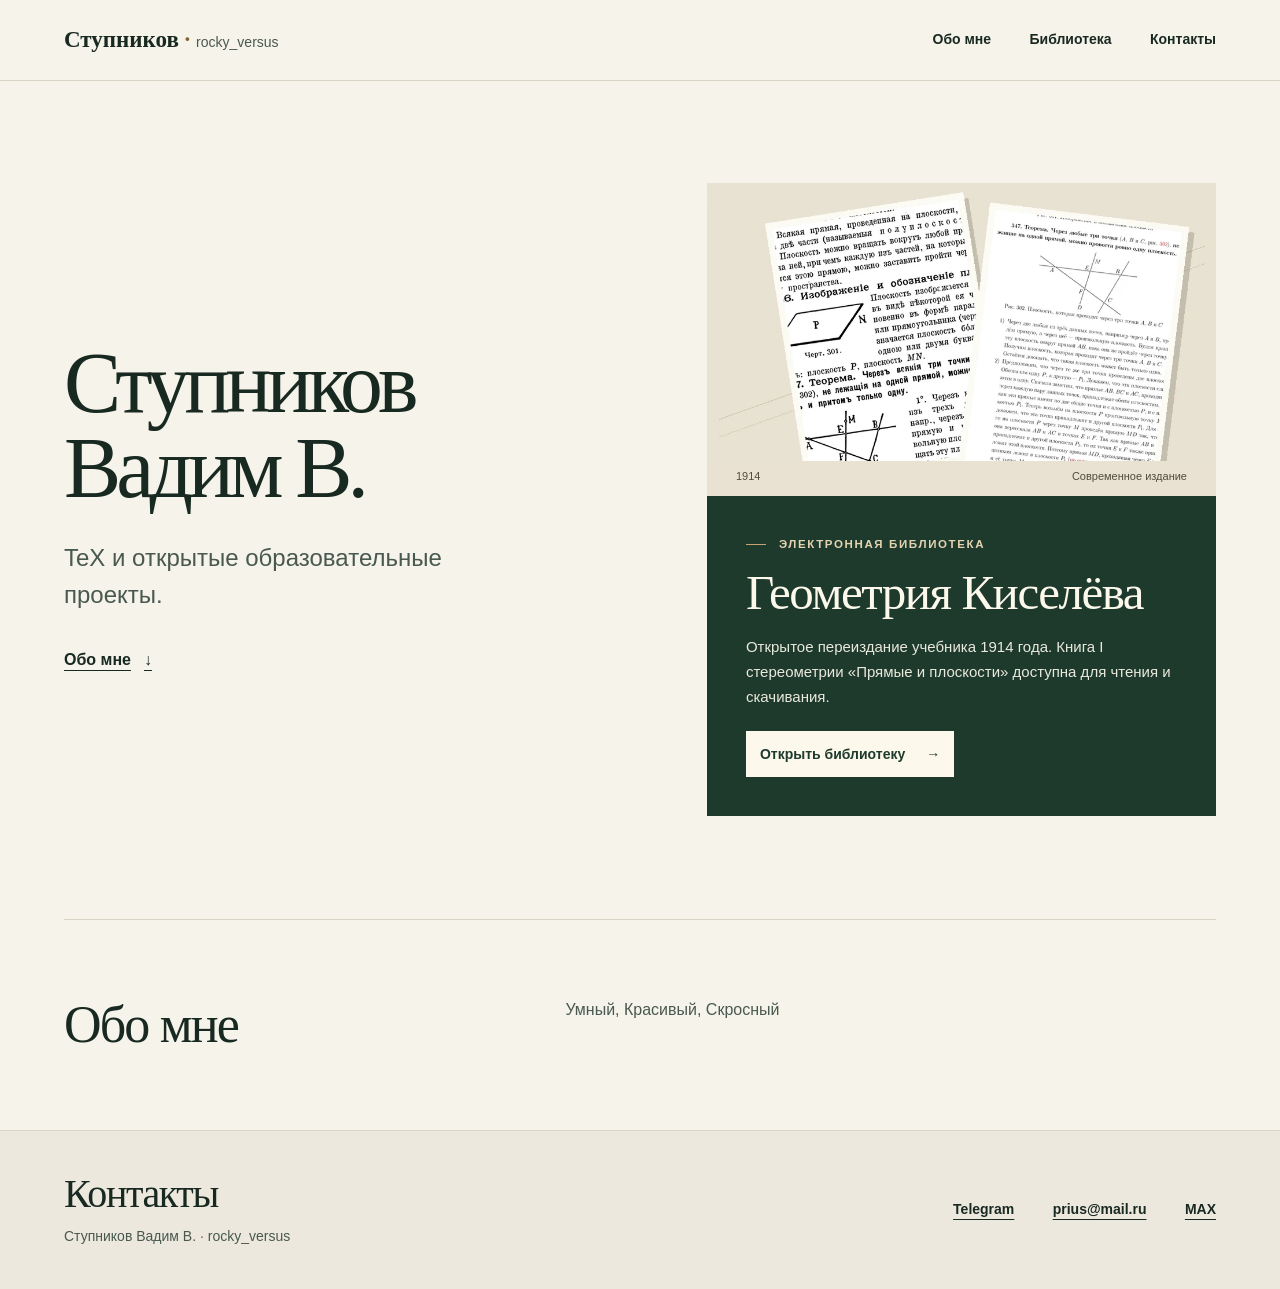
<file: index.html>
<!doctype html>
<html lang="ru">
<head>
  <meta charset="utf-8">
  <meta name="viewport" content="width=device-width, initial-scale=1">
  <meta name="theme-color" content="#f6f3ea">
  <title>Ступников Вадим В. — персональный сайт и открытые проекты</title>
  <meta name="description" content="Персональный сайт Вадима Ступникова. TeX, открытые образовательные проекты и электронная библиотека геометрии Киселёва.">
  <meta name="robots" content="index, follow, max-image-preview:large">
  <link rel="canonical" href="https://rockyversus.github.io/">
  <link rel="stylesheet" href="/styles.css">
  <meta property="og:type" content="website">
  <meta property="og:locale" content="ru_RU">
  <meta property="og:url" content="https://rockyversus.github.io/">
  <meta property="og:title" content="Ступников Вадим В. — открытые проекты">
  <meta property="og:description" content="TeX, открытые образовательные проекты и библиотека Киселёва.">
  <meta property="og:image" content="https://rockyversus.github.io/assets/personal-preview.jpg">
  <meta property="og:image:width" content="1200">
  <meta property="og:image:height" content="630">
  <meta property="og:image:alt" content="Ступников Вадим В. и страницы открытого издания геометрии Киселёва">
  <meta name="twitter:card" content="summary_large_image">
</head>
<body>
  <a class="skip" href="#main">Перейти к содержанию</a>
  <header class="site-header">
    <div class="shell header-inner">
      <a class="wordmark" href="/" aria-label="На главную">Ступников <span>·</span> <small>rocky_versus</small></a>
      <nav aria-label="Основная навигация">
        <a href="#about">Обо мне</a>
        <a href="#library">Библиотека</a>
        <a href="#contacts">Контакты</a>
      </nav>
    </div>
  </header>

  <main id="main" class="shell">
    <div class="feature-grid">
      <section class="intro" aria-labelledby="name">
        <h1 id="name">Ступников<br>Вадим В.</h1>
        <p class="lead">TeX и открытые образовательные проекты.</p>
        <a class="text-link" href="#about">Обо мне <span aria-hidden="true">↓</span></a>
      </section>

      <section id="library" class="library" aria-labelledby="library-title">
        <div class="library-art">
          <img src="/assets/kiselev-pages.webp" width="880" height="480" alt="Страницы издания Киселёва 1914 года и современной редакции с чертежами по стереометрии" fetchpriority="high">
          <div class="art-years" aria-hidden="true"><span>1914</span><span>Современное издание</span></div>
        </div>
        <div class="library-copy">
          <p class="eyebrow">Электронная библиотека</p>
          <h2 id="library-title">Геометрия Киселёва</h2>
          <p>Открытое переиздание учебника 1914 года. Книга I стереометрии «Прямые и плоскости» доступна для чтения и скачивания.</p>
          <a class="project-link" href="https://rockyversus.github.io/kiselev/">Открыть библиотеку <span aria-hidden="true">→</span></a>
        </div>
      </section>
    </div>

    <section id="about" class="about" aria-labelledby="about-title">
      <h2 id="about-title">Обо мне</h2>
      <div>
        <p>Умный, Красивый, Скросный</p>
      </div>
    </section>
  </main>

  <footer id="contacts" aria-labelledby="contacts-title">
    <div class="shell footer-inner">
      <div>
        <h2 id="contacts-title">Контакты</h2>
        <p>Ступников Вадим В. <span>·</span> rocky_versus</p>
      </div>
      <ul class="contact-links">
        <li><a href="https://t.me/rocky_versus">Telegram</a></li>
        <li><a href="mailto:prius@mail.ru">prius@mail.ru</a></li>
        <li><a href="https://max.ru/u/f9LHodD0cOIbhEYvxvJa8rJXdcarjG2_3bxZ1BCzIOcfJnWY7x3UOKe7Xhc">MAX</a></li>
      </ul>
    </div>
  </footer>
</body>
</html>
</file>
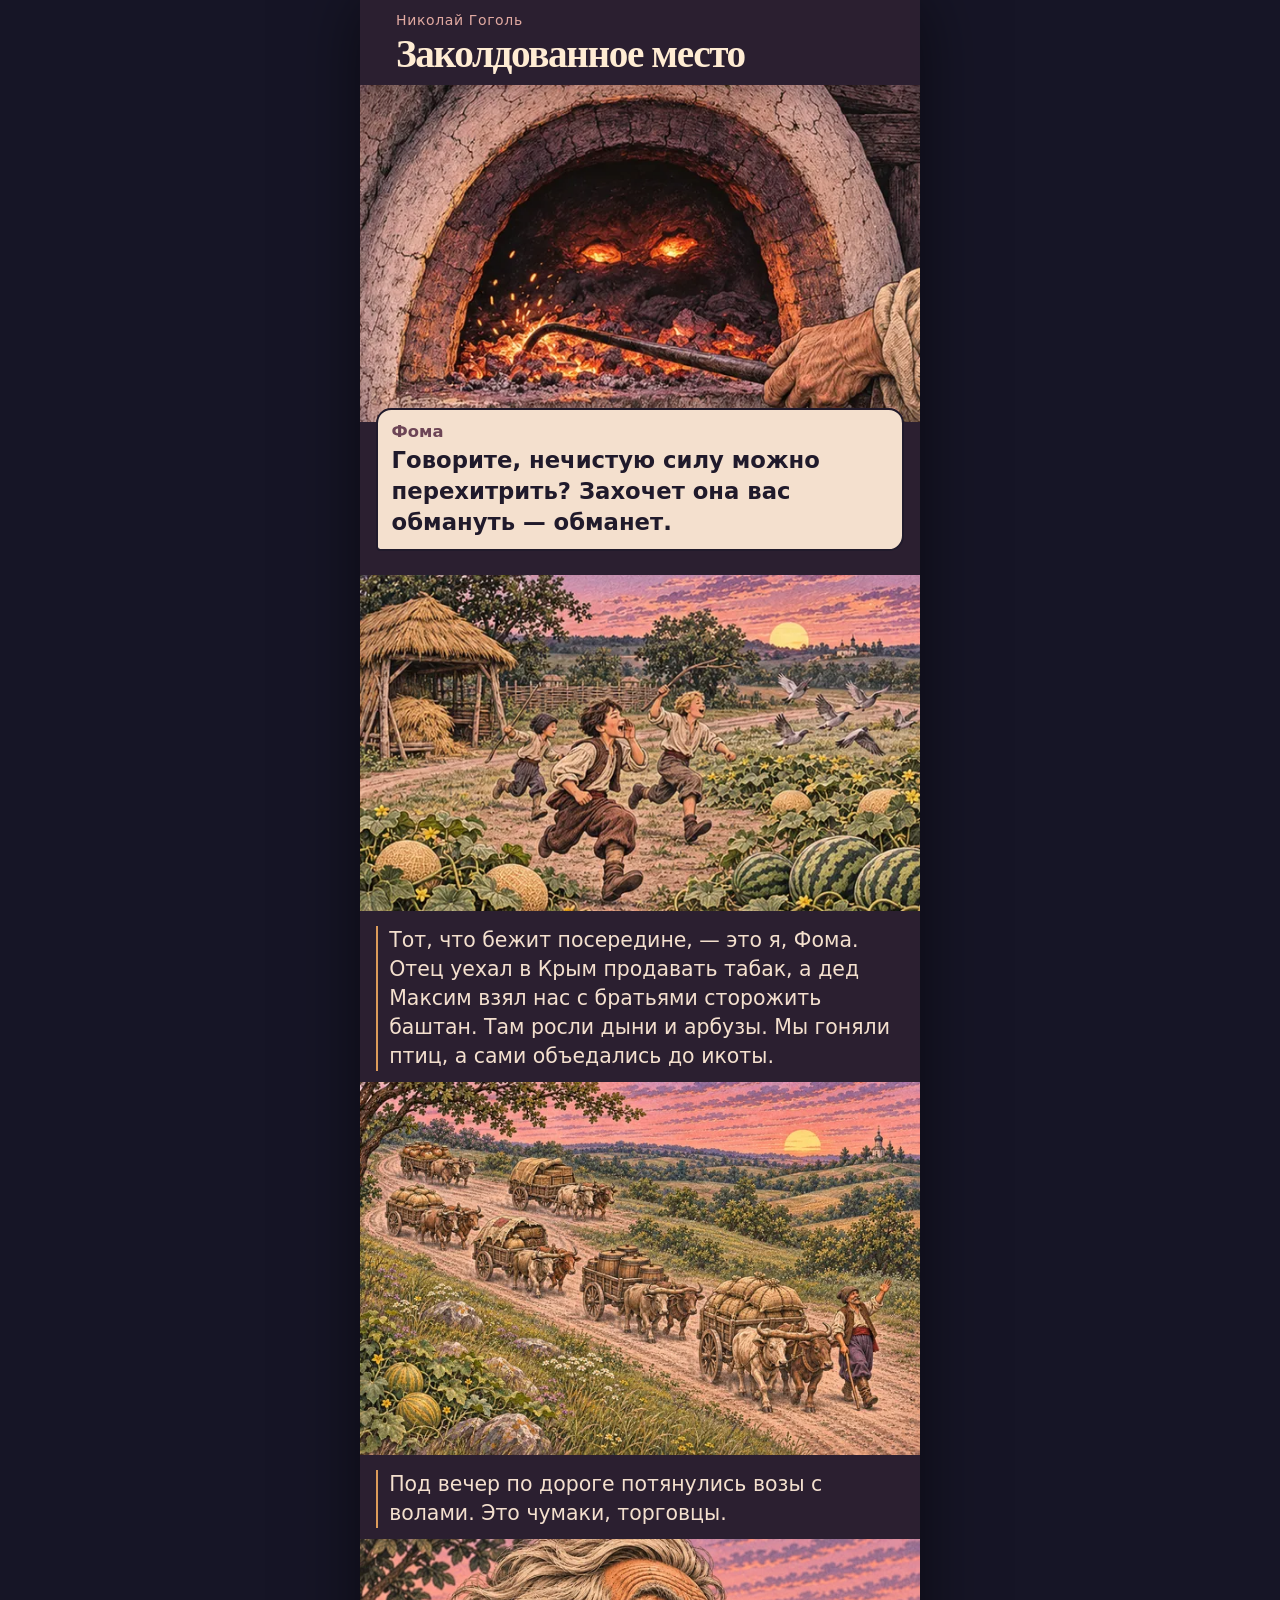
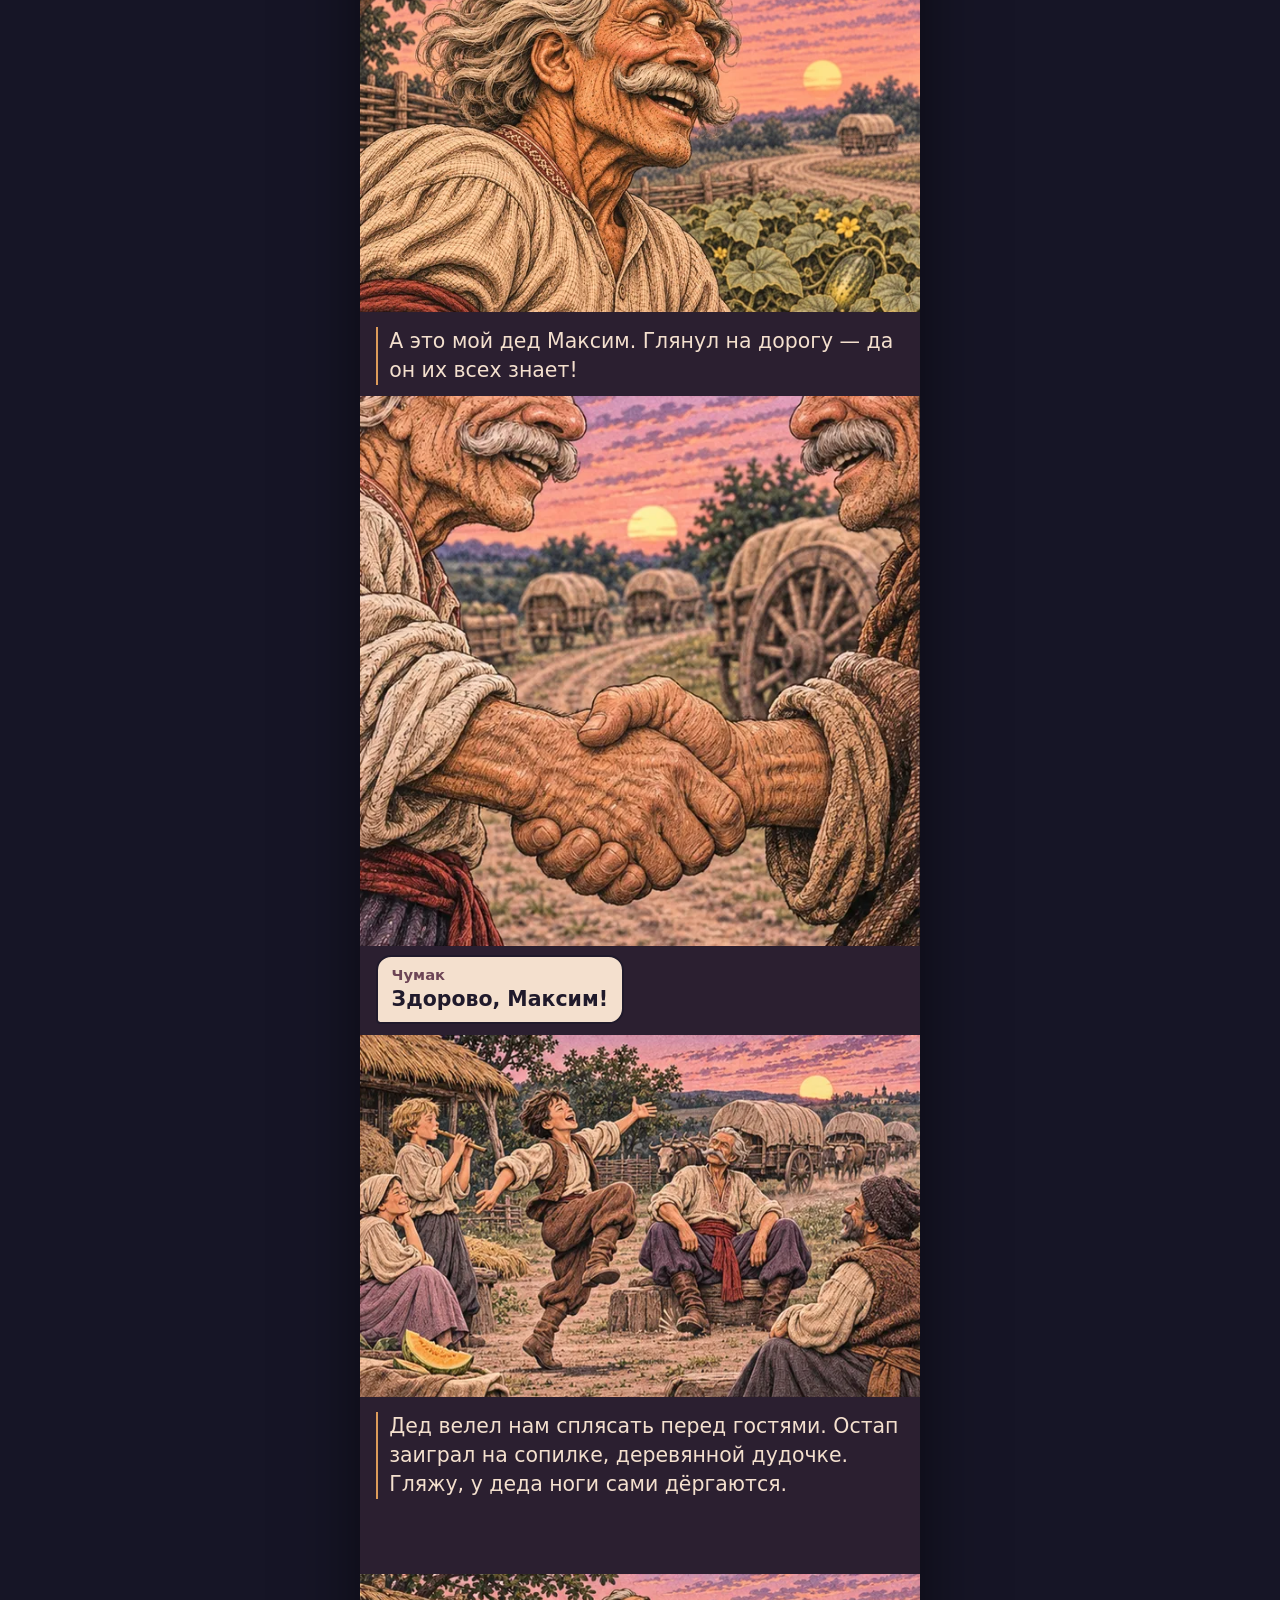
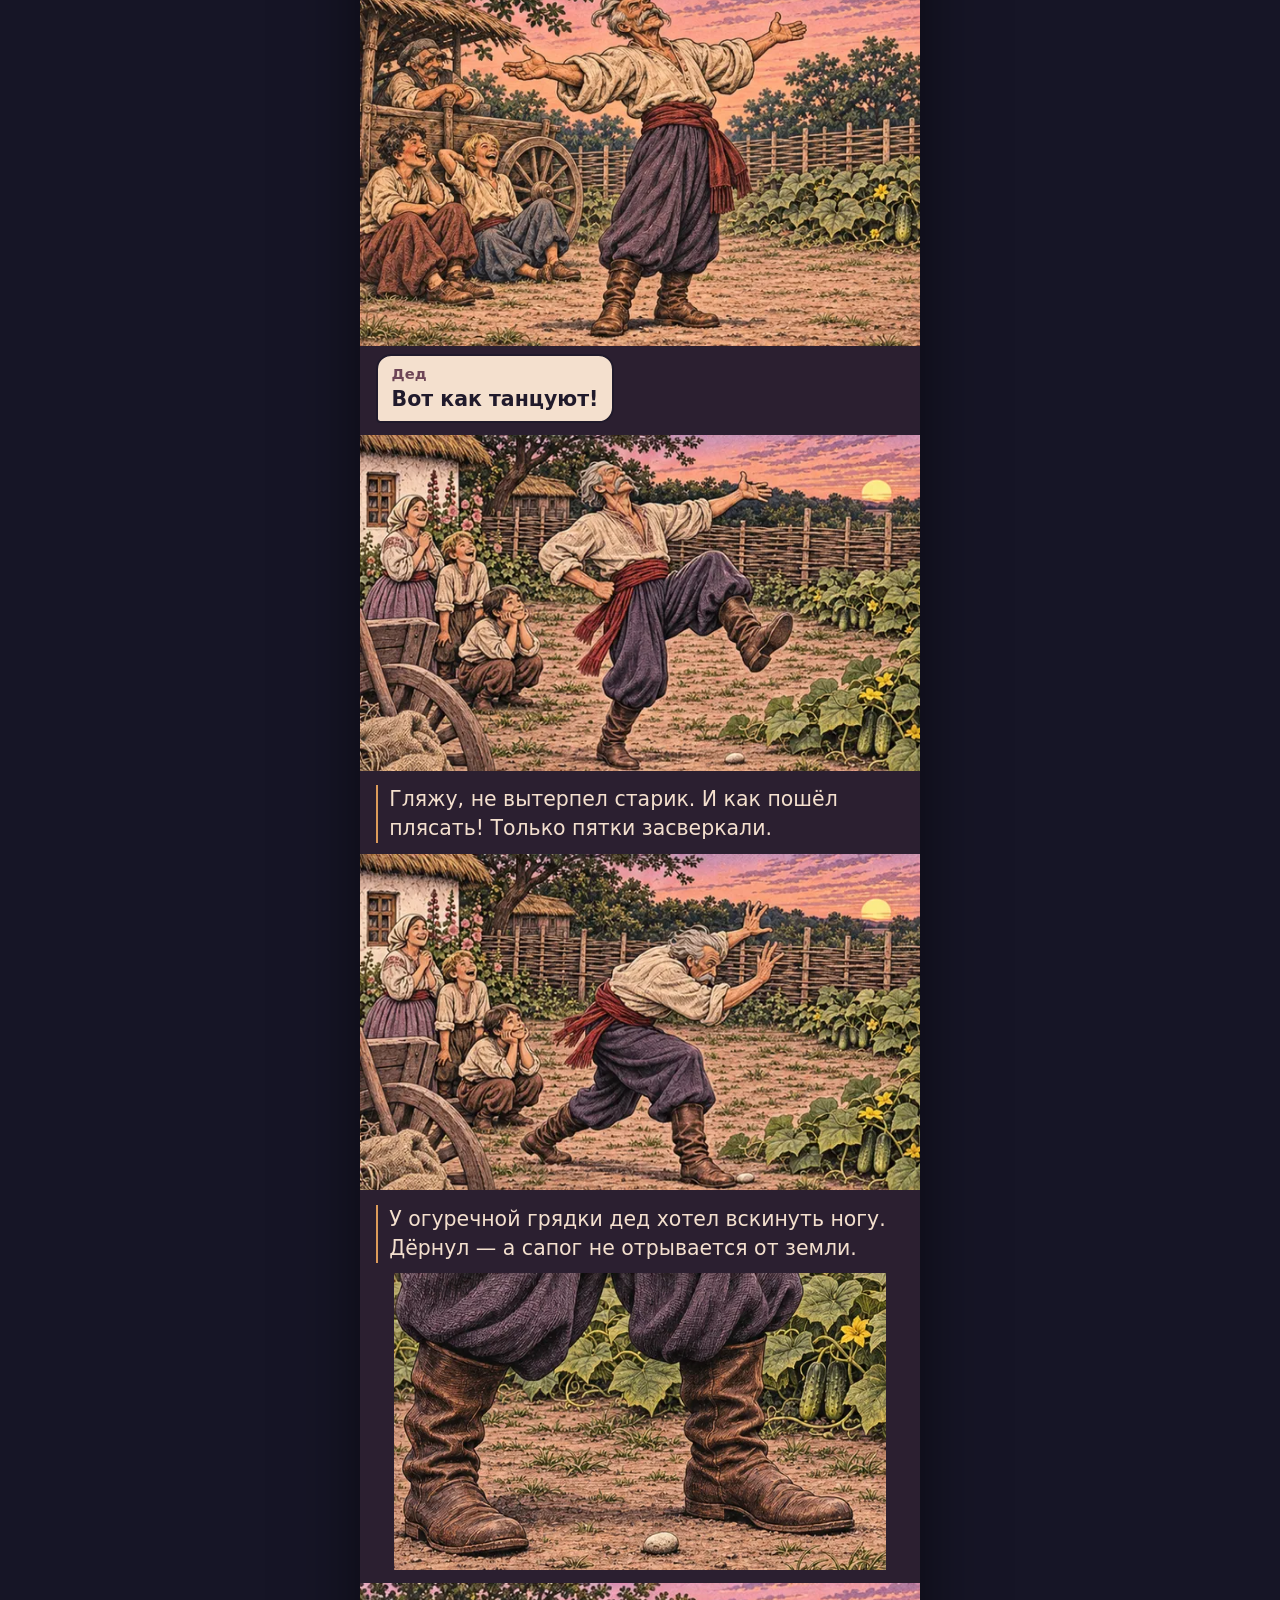
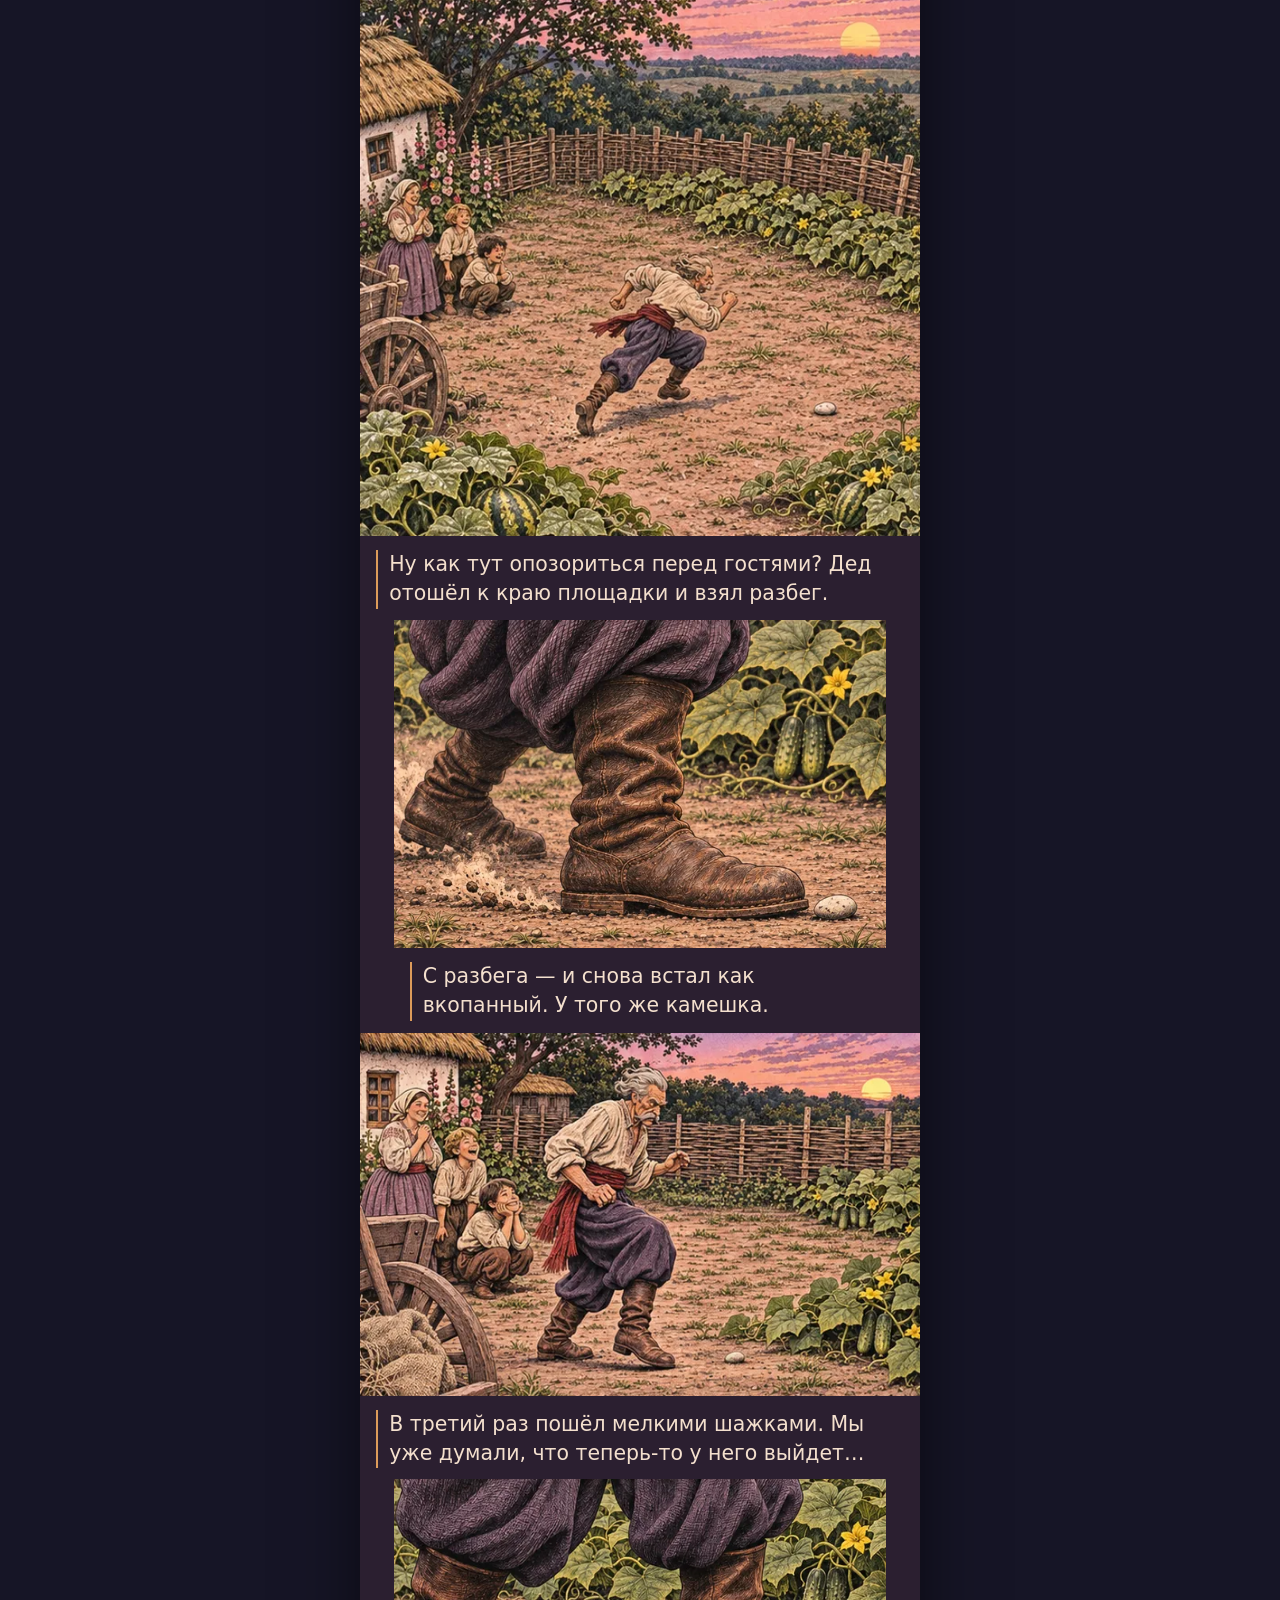
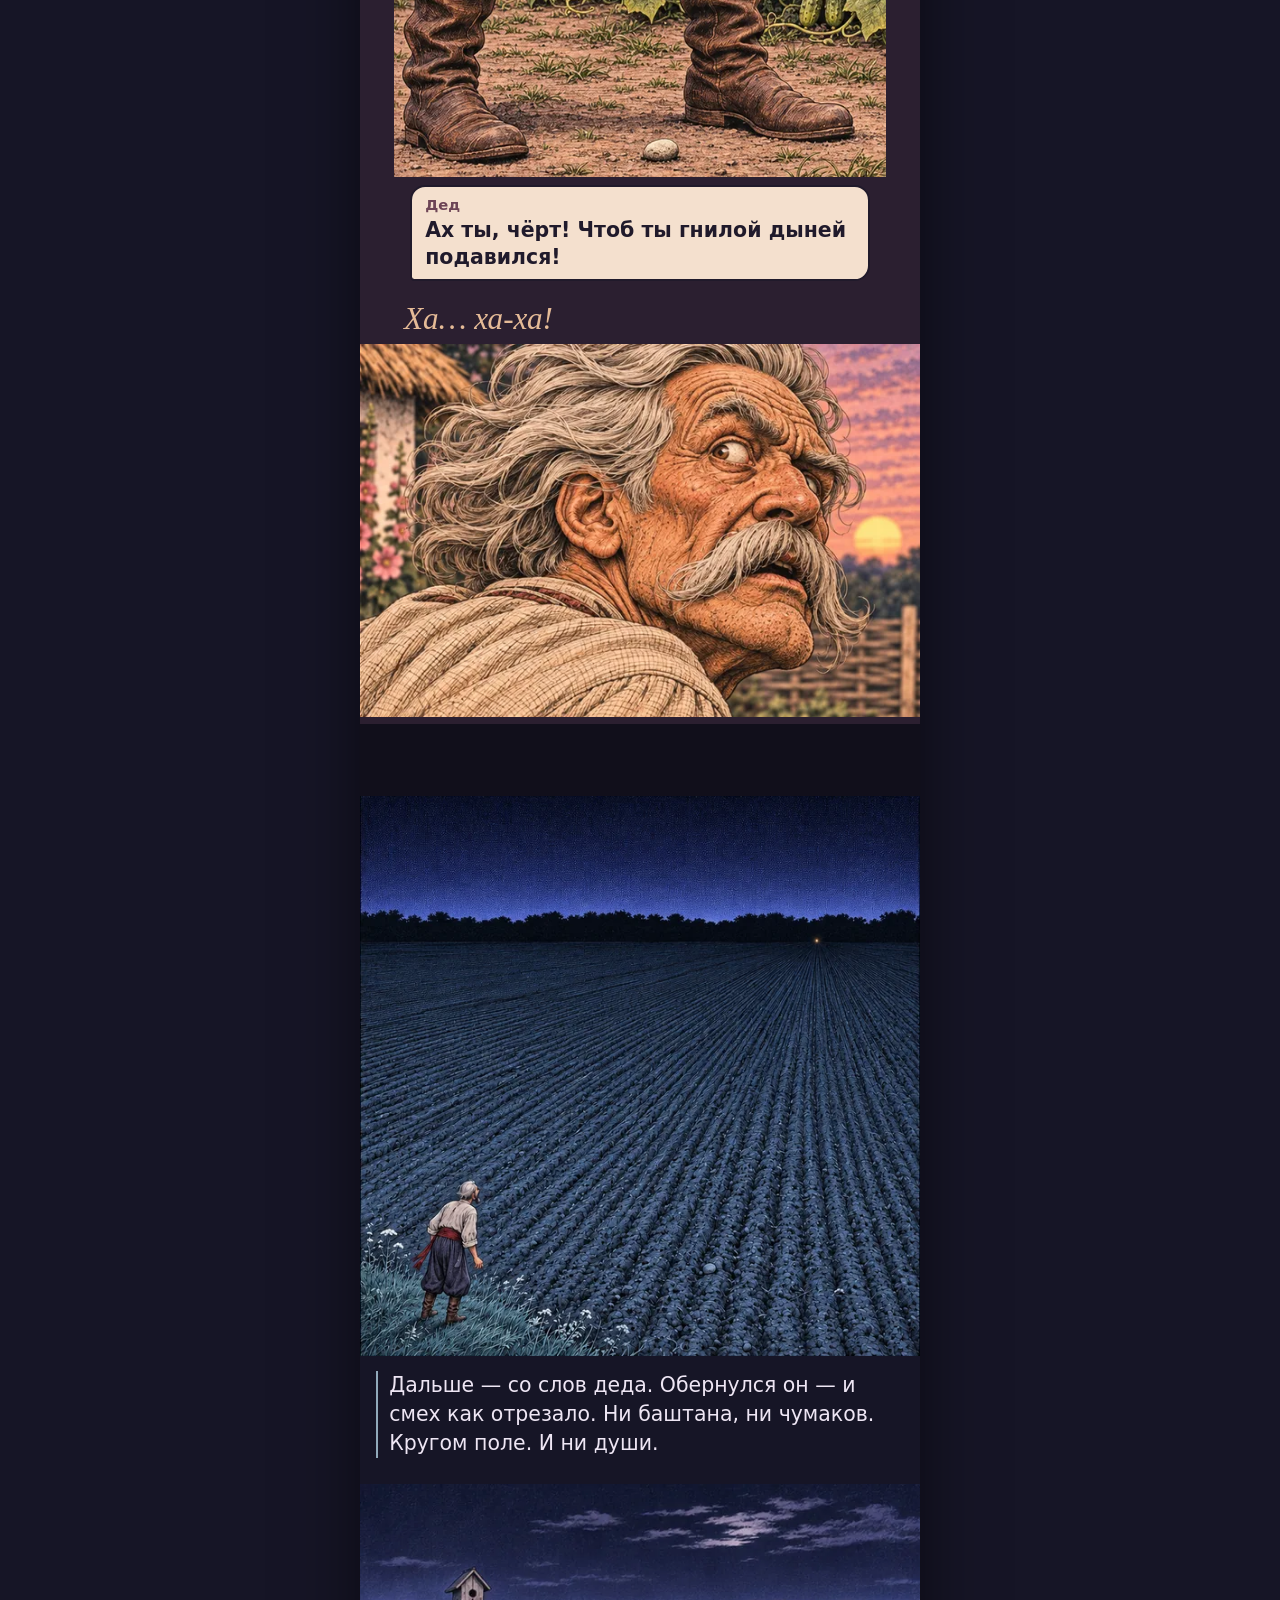
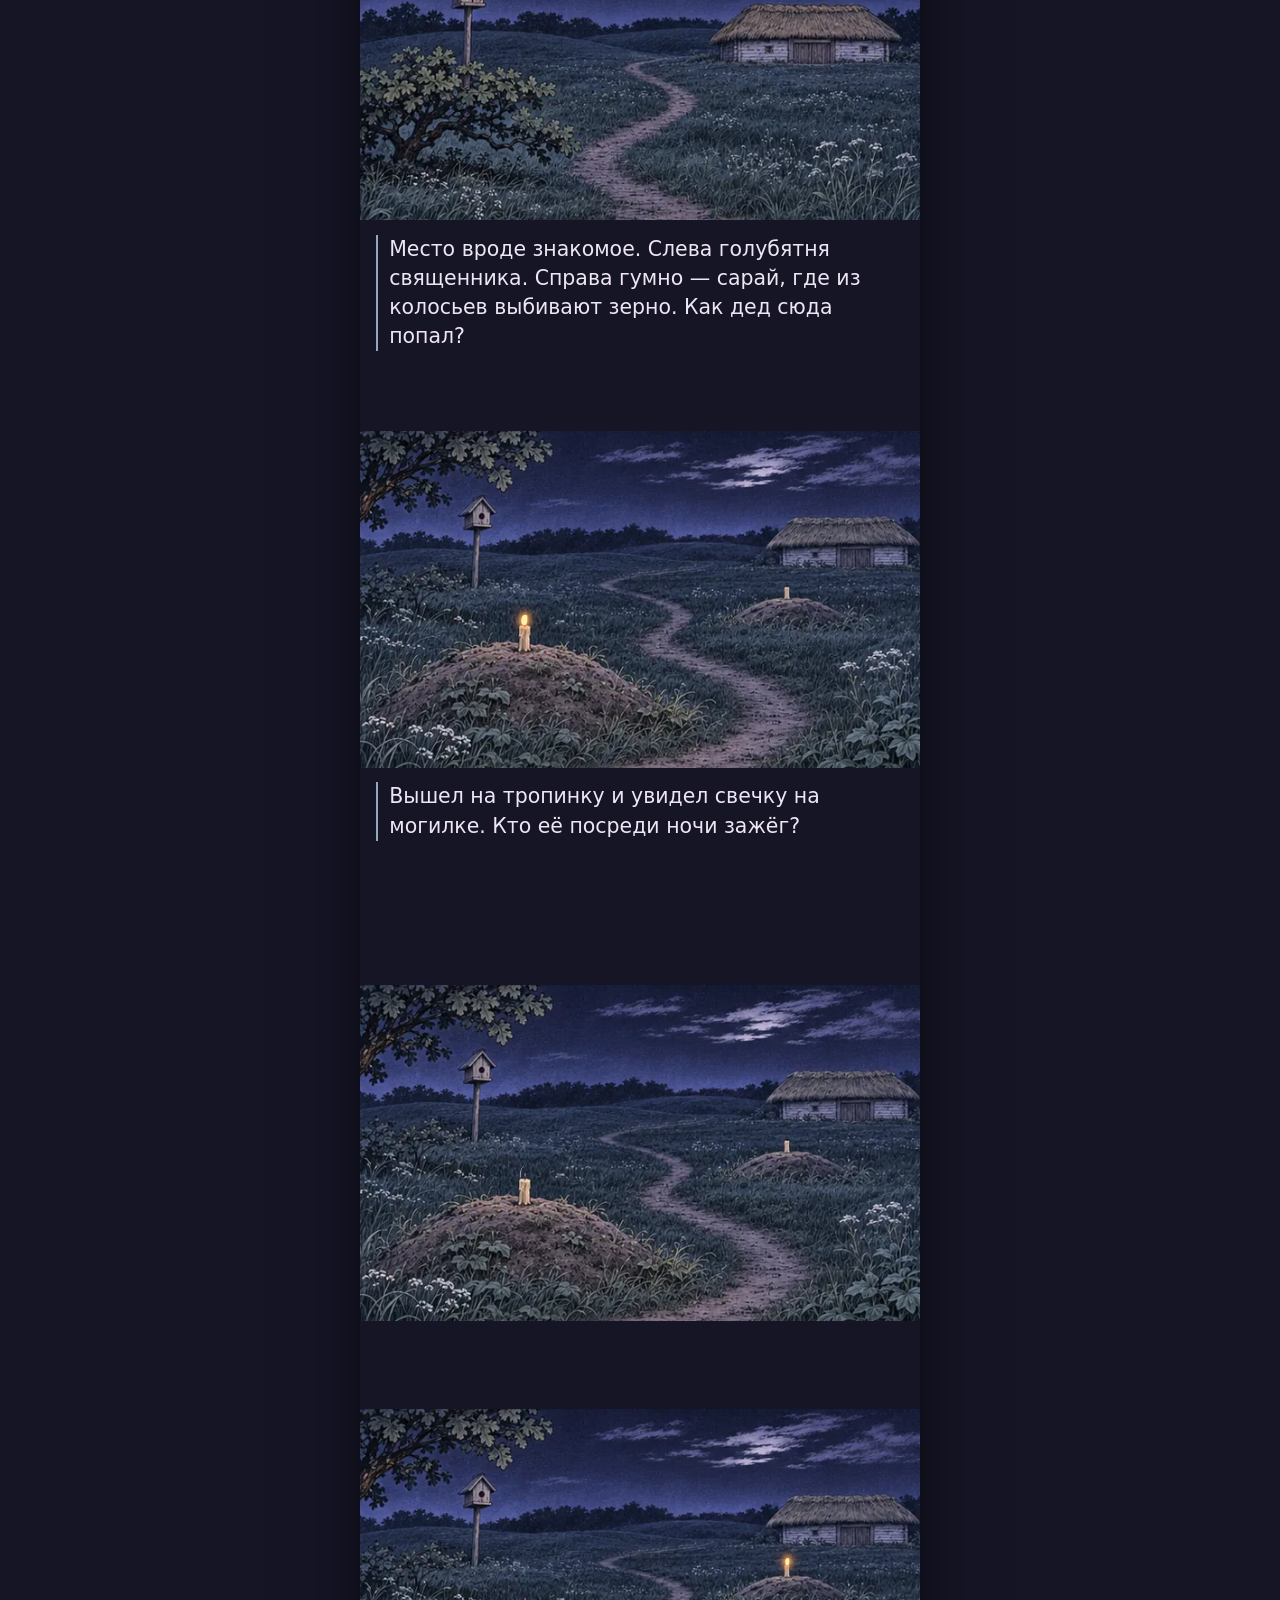
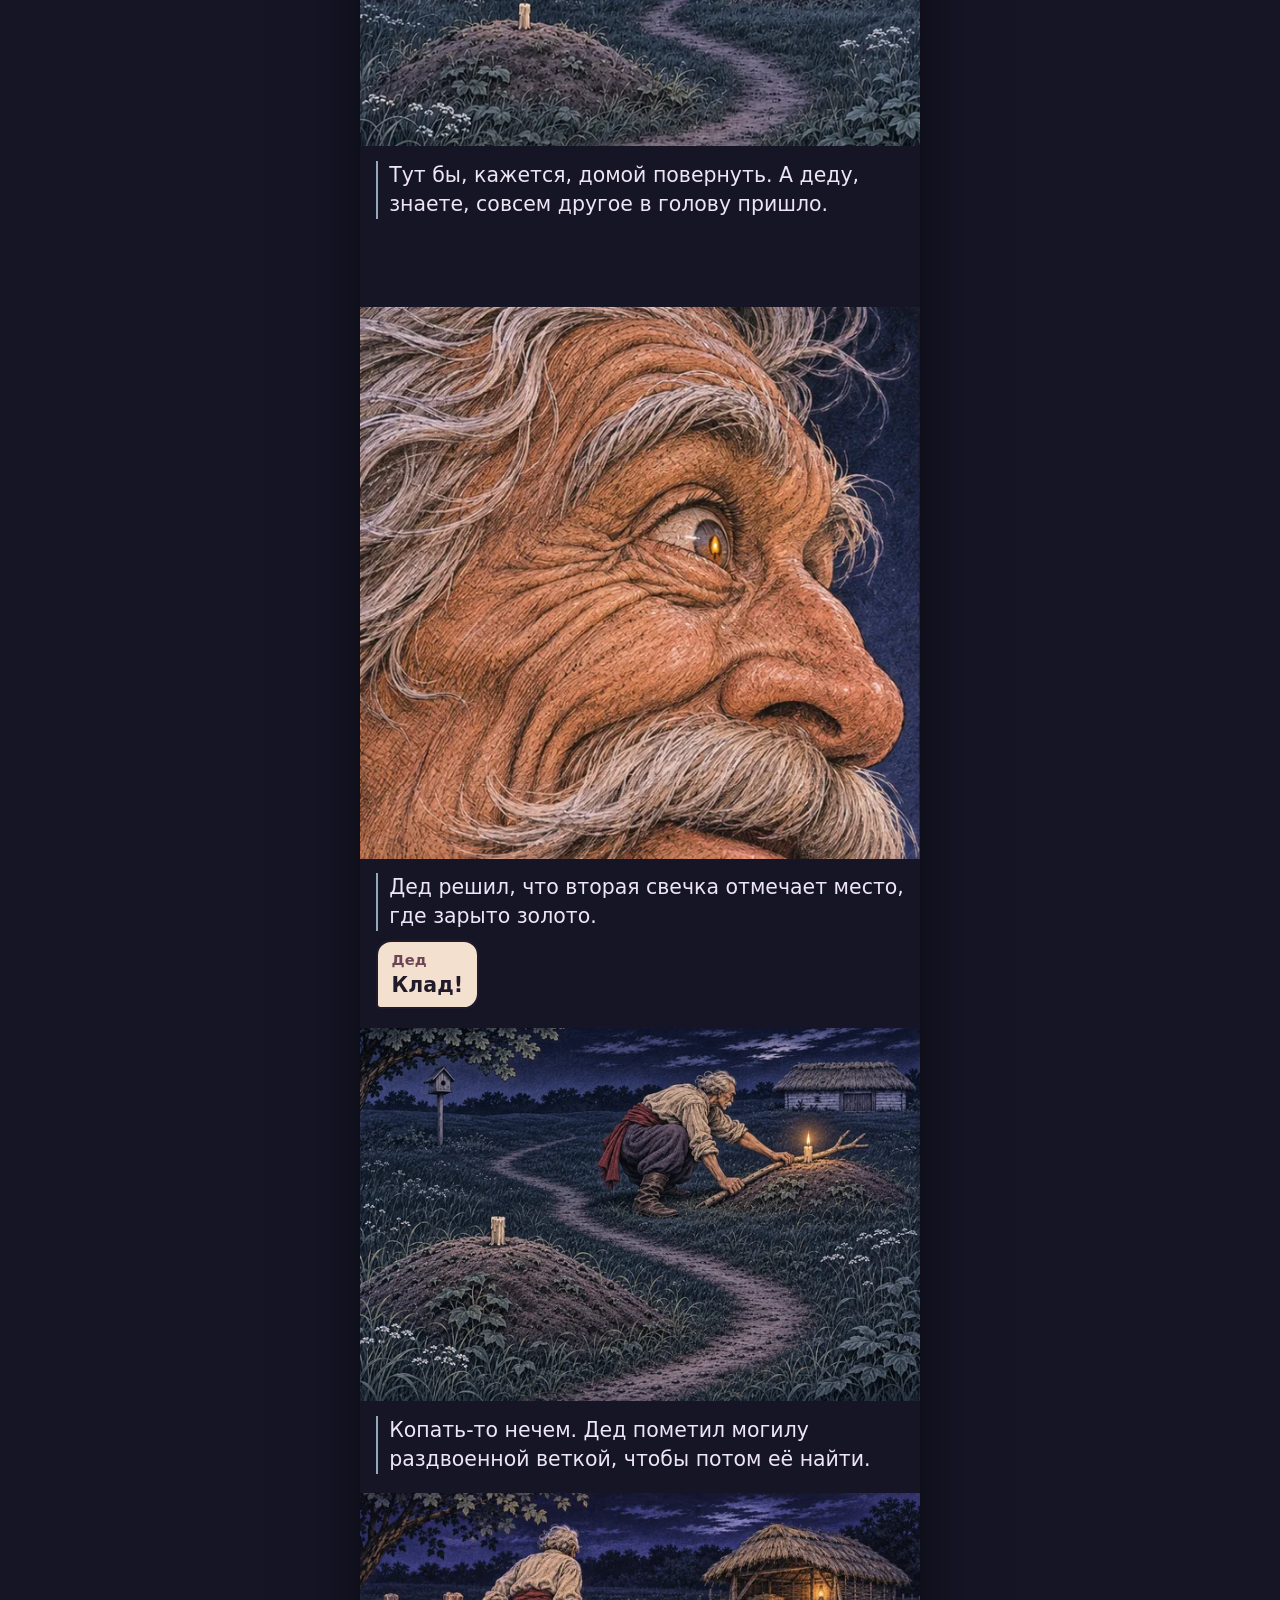
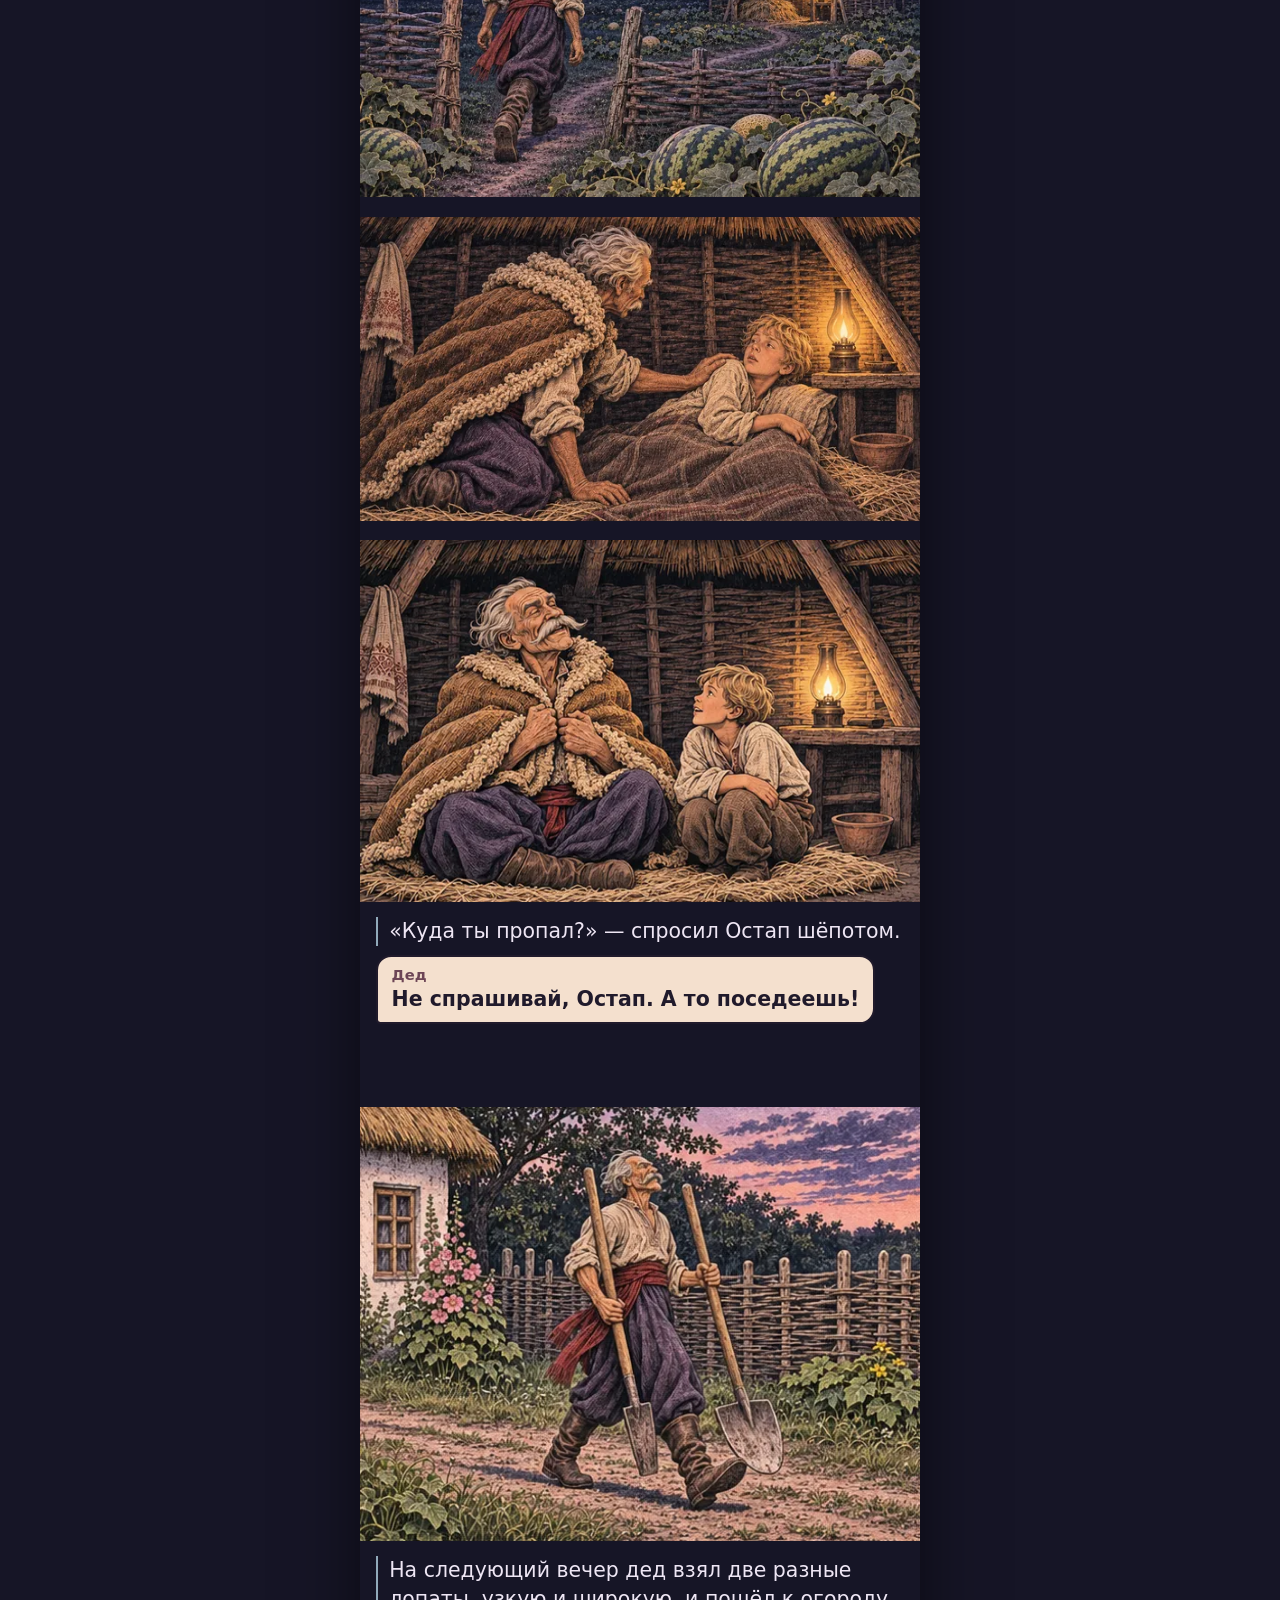
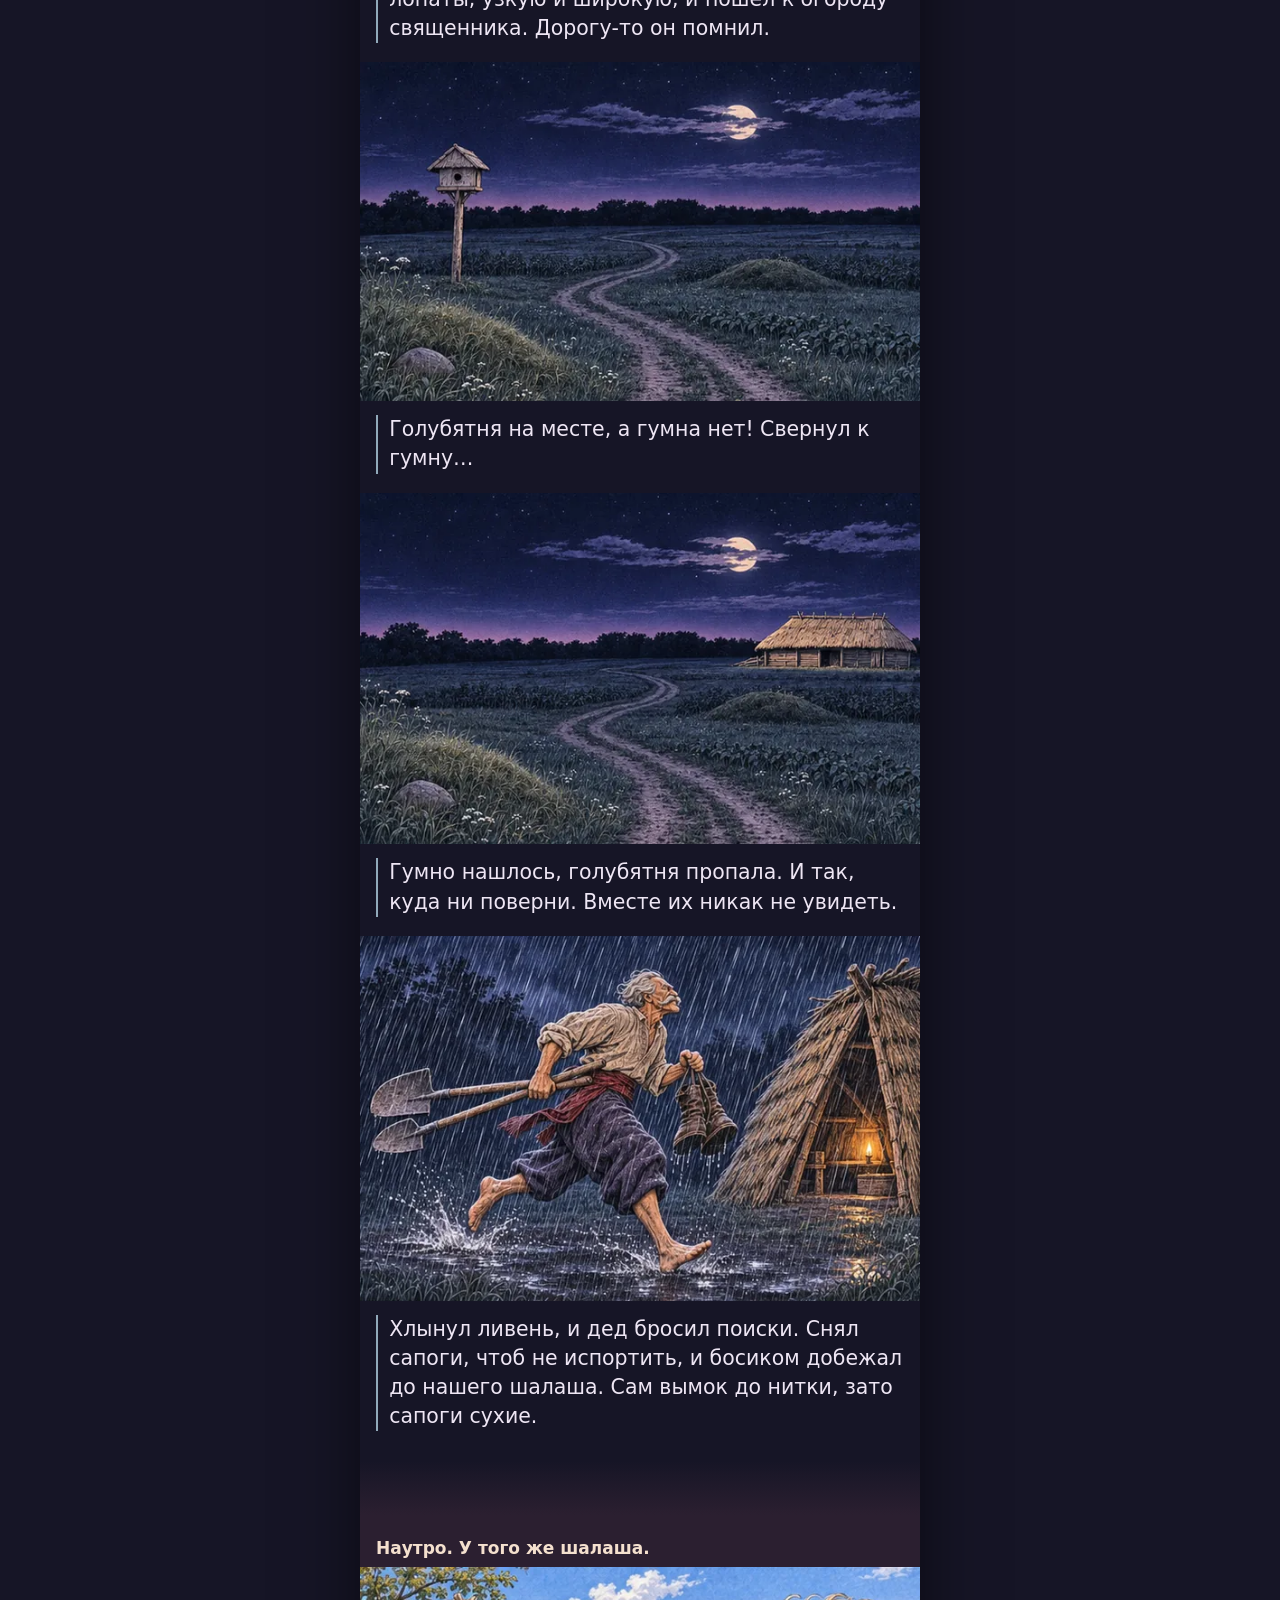
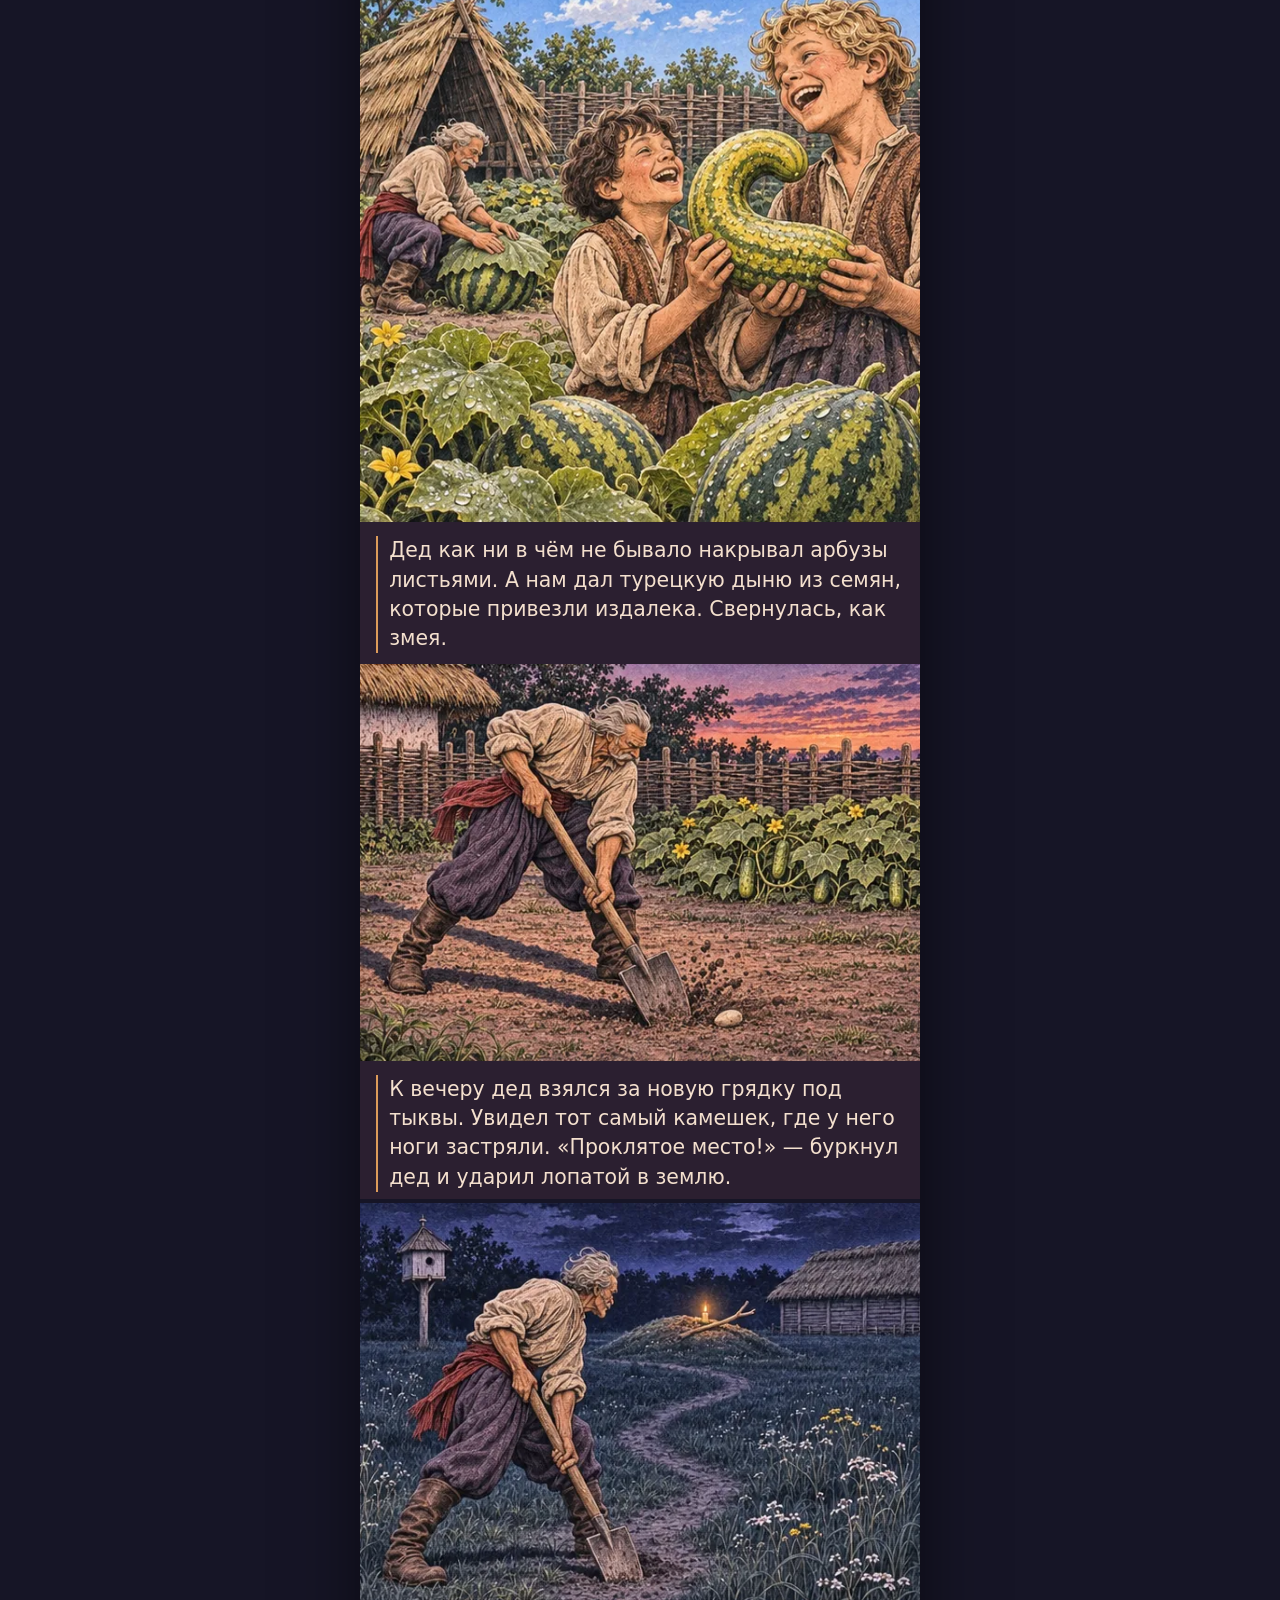
<file: gogol-beta-27c2a67572474b29.html>
<!doctype html>
<html lang="ru">
<head>
  <meta charset="utf-8">
  <meta name="viewport" content="width=device-width, initial-scale=1">
  <meta name="theme-color" content="#0e151d">
  <meta name="robots" content="noindex">
  <meta property="og:type" content="website">
  <meta property="og:title" content="Заколдованное место — Николай Гоголь">
  <meta property="og:description" content="Дед Максим увидел свечу на могиле и решил, что там спрятан клад. Вертикальный комикс по повести Гоголя.">
  <meta property="og:url" content="https://rockyversus.github.io/gogol-beta-27c2a67572474b29.html">
  <meta property="og:image" content="https://rockyversus.github.io/assets/gogol-beta-27c2a67572474b29-preview.jpg">
  <meta property="og:image:type" content="image/jpeg">
  <meta property="og:image:width" content="620">
  <meta property="og:image:height" content="373">
  <meta property="og:image:alt" content="Два уголька светятся, как глаза, в тёмном проёме печи.">
  <title>Заколдованное место — Николай Гоголь</title>
  <style>
:root {
  color-scheme: dark;
  --background: #0e151d;
  --warm: #211811;
  --ink: #211810;
  --paper: #f6e4c9;
  --night-copy: #dce7ee;
  font-family: system-ui, -apple-system, BlinkMacSystemFont, "Segoe UI", sans-serif;
}

*, *::before, *::after { box-sizing: border-box; }
html { background: var(--background); }
body { margin: 0; color: var(--paper); }

.reader {
  max-width: 35rem;
  margin-inline: auto;
}

.masthead {
  padding: 1.15rem clamp(1rem, 5vw, 2.25rem) 1.1rem;
  background: var(--warm);
}

.author {
  margin: 0 0 .35rem;
  color: #dfb685;
  font-size: .875rem;
  letter-spacing: .045em;
}

h1 {
  margin: 0;
  max-width: 17ch;
  color: #ffecd3;
  font: 700 clamp(1.85rem, 8.2vw, 3.05rem)/1.01 Georgia, "Times New Roman", serif;
  letter-spacing: -.035em;
  overflow-wrap: anywhere;
}

.garden { background: var(--warm); }
.field { background: var(--background); }
.panels { display: flow-root; }

.panel {
  position: relative;
  margin: 0 0 clamp(1.25rem, 5vw, 2.25rem);
}

.panel > img {
  display: block;
  width: 100%;
  height: auto;
  background: #111923;
}

.garden .panel > img { background: #37271c; }
.panel.quick { margin-bottom: .7rem; }
.panel.stumble { margin-bottom: .35rem; }
.panel.stop {
  width: 88%;
  margin: .65rem auto .8rem;
}

.line {
  position: relative;
  margin: .65rem 1rem 0;
  width: fit-content;
  max-width: calc(100% - 2rem);
  font-size: clamp(1.125rem, 4.2vw, 1.28rem);
  font-weight: 650;
  line-height: 1.3;
}

.line.speech {
  margin-top: -.9rem;
  padding: .5rem .85rem .55rem;
  border: 2px solid var(--ink);
  border-radius: .95rem .95rem .95rem .26rem;
  background: var(--paper);
  color: var(--ink);
}

.line.narration {
  margin-top: .9rem;
  padding-inline-start: .7rem;
  border-inline-start: 2px solid #dd9b5a;
  font-weight: 520;
  line-height: 1.42;
  max-width: min(42ch, calc(100% - 2rem));
}

.field .line.narration {
  border-color: #91a9ba;
  color: var(--night-copy);
}

.turn { margin-bottom: 0; }
.sound-cue {
  display: flex;
  align-items: center;
  min-height: clamp(4rem, 11vh, 6.5rem);
  margin: 0;
  padding-inline: clamp(1.2rem, 8vw, 2.75rem);
  font-family: Georgia, "Times New Roman", serif;
  font-size: clamp(1.45rem, 5.7vw, 1.95rem);
  font-style: italic;
  color: #e5bb97;
}

.scene-cut {
  height: clamp(4rem, 16vh, 9rem);
  height: clamp(4rem, 16svh, 9rem);
  background: linear-gradient(var(--warm), var(--background) 72%);
}

.field .panel { margin-bottom: clamp(1.8rem, 8vw, 3rem); }
.field .landmarks { margin-bottom: clamp(2rem, 9vh, 5rem); }
.field .flame { margin-bottom: clamp(2.8rem, 16vh, 10rem); }
.field .ending { margin-bottom: 0; }
.ending .line.speech {
  font-family: Georgia, "Times New Roman", serif;
  font-size: clamp(1.7rem, 7vw, 2.4rem);
}

.credits {
  margin: 2.8rem 1rem 0;
  padding: 1.5rem 0 2.8rem;
  border-top: 1px solid #435360;
}

.credits p {
  margin: 0 0 .7rem;
  color: #b0bdc8;
  font-size: .95rem;
  line-height: 1.5;
}

.credits a {
  display: inline-flex;
  align-items: center;
  min-height: 2.75rem;
  color: #f0d2a9;
  text-underline-offset: .2em;
}

.credits a:focus-visible { outline: 2px solid #f0d2a9; outline-offset: 3px; }

.feedback { margin-top: 1.5rem; }

.feedback h2 {
  margin: 0 0 .45rem;
  font-size: 1.125rem;
}

.feedback-links {
  display: flex;
  flex-wrap: wrap;
  column-gap: 1.25rem;
}

@media (min-width: 38rem) {
  .reader { box-shadow: 0 0 4rem #0008; }
  .masthead { padding-top: 1.65rem; padding-bottom: 1.55rem; }
}

@media print {
  .scene-cut { height: 2rem; }
  .panel { break-inside: avoid; }
}

.storyboard {
  --background: #161526;
  --warm: #2b1f30;
  --paper: #f4e0ce;
  --ink: #201a2b;
  --night-copy: #eee6f4;
  background: var(--background);
}

.drawing-library {
  position: absolute;
  width: 0;
  height: 0;
  overflow: hidden;
  pointer-events: none;
}

.storyboard .masthead {
  padding-block: .75rem;
}

.storyboard .author { color: #e2aaa2; }

.storyboard .masthead h1 {
  max-width: none;
  font-size: clamp(1.4rem, 6vw, 2.45rem);
}

.storyboard .panel > svg {
  display: block;
  width: 100%;
  height: auto;
}

.storyboard .panel-number {
  position: absolute;
  inset: .55rem .55rem auto auto;
  z-index: 1;
  padding: .25rem .45rem;
  border: 1px solid #efcfbb8c;
  border-radius: .3rem;
  background: #241b2c;
  color: #f8e4d8;
  font: 650 .75rem/1.2 system-ui, sans-serif;
  font-variant-numeric: tabular-nums;
}

.storyboard .field .panel.quick { margin-bottom: 1.2rem; }
.storyboard .panel.pause { margin-bottom: clamp(2rem, 10svh, 5.5rem); }
.storyboard .panel.turn { margin-bottom: .45rem; }
.storyboard .panel.wide { margin-bottom: 1.6rem; }
.storyboard .panel.ending { margin-bottom: 0; }
.storyboard .panel:last-child:not(.turn) { padding-bottom: .65rem; }
.storyboard .line.speech { margin-top: .55rem; }
.storyboard figcaption .line + .line { margin-top: .55rem; }

.storyboard .opening { margin-bottom: 1.45rem; }

.storyboard .opening > svg {
  max-height: min(58svh, 23rem);
  background: #211b29;
}

.storyboard .opening .line.speech {
  margin: -.85rem auto 0;
  width: calc(100% - 2rem);
  padding: .65rem .85rem .75rem;
  font-size: clamp(1.16rem, 4.9vw, 1.42rem);
  line-height: 1.35;
}

.storyboard .speaker {
  display: block;
  margin-bottom: .15rem;
  font-size: .72em;
  font-weight: 750;
  color: #6d4556;
}

.alpha-label {
  color: #e2b5ae;
  font-size: .75rem;
  margin: .35rem 0 .1rem;
}

.panel-art {
  position: relative;
}

.panel-art img {
  display: block;
  width: 100%;
  height: auto;
}

.opening .panel-art {
  background: #211b29;
}

.opening .panel-art img {
  max-height: min(55svh, 23rem);
  object-fit: contain;
}

.candle-effect {
  position: absolute;
  display: block;
  transform: translate(-50%, -100%);
  pointer-events: none;
}

.candle-effect.flame {
  width: .34rem;
  height: .62rem;
  border-radius: 70% 25% 62% 60%;
  background: #fff0ab;
  box-shadow: 0 0 .32rem .13rem #ffa954, 0 0 .8rem .26rem #ee7f4369;
}

.candle-effect.far {
  width: .22rem;
  height: .42rem;
}

.candle-effect.smoke {
  width: .52rem;
  height: .76rem;
  border-left: 1px solid #d8d2dbad;
  border-radius: 70% 0 0 0;
}

.storyboard .sound-cue {
  min-height: 3.1rem;
  padding-block: .45rem;
}

.storyboard .time-place {
  margin: 1.35rem 1rem .55rem;
  color: var(--paper);
  font-size: 1.0625rem;
  font-weight: 650;
  line-height: 1.3;
}

.story-cut { height: clamp(1.7rem, 6svh, 3.5rem); }
.story-cut.garden-to-garden { background: var(--warm); }
.story-cut.garden-to-field { background: linear-gradient(var(--warm), var(--background)); }
.story-cut.field-to-garden { background: linear-gradient(var(--background), var(--warm)); }
.story-cut.reveal { height: clamp(.25rem, 2svh, 1.2rem); }
.story-cut.silence {
  height: clamp(2.6rem, 9svh, 4.5rem);
  background: #110f1b;
}
.story-cut.impact {
  height: .25rem;
  background: var(--background);
}

@media print {
  .storyboard .panel.pause { margin-bottom: 1rem; }
}

</style>
</head>
<body class="storyboard">
  <main class="reader">
    <header class="masthead">
      <p class="author">Николай Гоголь</p>
      <h1>Заколдованное место</h1>
    </header>
    
<section class="panels garden" aria-label="Быль Фомы">
<figure class="panel opening"><div class="panel-art"><img src="[data-uri]" width="620" height="373" alt="Кочерга шевелит угли в тёмном проёме печи. Два уголька светятся так, что похожи на глядящие из темноты глаза."></div><figcaption><p class="line speech"><strong class="speaker">Фома</strong> Говорите, нечистую силу можно перехитрить? Захочет она вас обмануть — обманет.</p></figcaption></figure>
<figure class="panel quick"><div class="panel-art"><img src="assets/gogol-beta-27c2a67572474b29-02.webp" width="620" height="373" alt="Фома бежит посередине, ближе всех к зрителю. Вместе с двумя братьями он сгоняет птиц с баштана, где растут дыни и арбузы." loading="lazy" decoding="async"></div><figcaption><p class="line narration">Тот, что бежит посередине, — это я, Фома. Отец уехал в Крым продавать табак, а дед Максим взял нас с братьями сторожить баштан. Там росли дыни и арбузы. Мы гоняли птиц, а сами объедались до икоты.</p></figcaption></figure>
<figure class="panel quick"><div class="panel-art"><img src="assets/gogol-beta-27c2a67572474b29-03.webp" width="620" height="413" alt="По извилистой дороге тянутся возы с волами. У ближайшей упряжки машет рукой усатый чумак." loading="lazy" decoding="async"></div><figcaption><p class="line narration">Под вечер по дороге потянулись возы с волами. Это чумаки, торговцы.</p></figcaption></figure><figure class="panel quick"><div class="panel-art"><img src="assets/gogol-beta-27c2a67572474b29-03a.webp" width="620" height="413" alt="Седой дед Максим с пышными усами и в светлой рубахе улыбается, глядя на дорогу." loading="lazy" decoding="async"></div><figcaption><p class="line narration">А это мой дед Максим. Глянул на дорогу — да он их всех знает!</p></figcaption></figure>
<figure class="panel quick"><div class="panel-art"><img src="assets/gogol-beta-27c2a67572474b29-04.webp" width="620" height="609" alt="Максим крепко жмёт руку знакомому усатому чумаку." loading="lazy" decoding="async"></div><figcaption><p class="line speech"><strong class="speaker">Чумак</strong> Здорово, Максим!</p></figcaption></figure>
<figure class="panel quick"><div class="panel-art"><img src="assets/gogol-beta-27c2a67572474b29-05.webp" width="620" height="401" alt="Фома пляшет под сопилку Остапа. У сидящего Максима нетерпеливо дёргается каблук." loading="lazy" decoding="async"></div><figcaption><p class="line narration">Дед велел нам сплясать перед гостями. Остап заиграл на сопилке, деревянной дудочке. Гляжу, у деда ноги сами дёргаются.</p></figcaption></figure>
</section>
<div class="story-cut garden-to-garden" aria-hidden="true"></div>
<section class="panels garden" aria-label="Пляска у огуречной грядки">
<figure class="panel quick"><div class="panel-art"><img src="assets/gogol-beta-27c2a67572474b29-06.webp" width="620" height="411" alt="Максим встаёт перед чумаками, разводит руки и стучит каблуками. Оба сапога ещё на земле." loading="lazy" decoding="async"></div><figcaption><p class="line speech"><strong class="speaker">Дед</strong> Вот как танцуют!</p></figcaption></figure>
<figure class="panel quick"><div class="panel-art"><img src="assets/gogol-beta-27c2a67572474b29-07.webp" width="620" height="372" alt="Максим высоко вскидывает сапог. Чумак поднимает руку, Фома и Остап следят за пляской." loading="lazy" decoding="async"></div><figcaption><p class="line narration">Гляжу, не вытерпел старик. И как пошёл плясать! Только пятки засверкали.</p></figcaption></figure>
<figure class="panel stumble"><div class="panel-art"><img src="assets/gogol-beta-27c2a67572474b29-08.webp" width="620" height="372" alt="У светлого камешка возле грядки сапог замер, а корпус деда по инерции летит вперёд." loading="lazy" decoding="async"></div><figcaption><p class="line narration">У огуречной грядки дед хотел вскинуть ногу. Дёрнул — а сапог не отрывается от земли.</p></figcaption></figure>
<figure class="panel stop"><div class="panel-art"><img src="assets/gogol-beta-27c2a67572474b29-09.webp" width="620" height="374" alt="Два неподвижных сапога стоят по обе стороны светлого камешка." loading="lazy" decoding="async"></div></figure>
<figure class="panel quick"><div class="panel-art"><img src="assets/gogol-beta-27c2a67572474b29-10.webp" width="620" height="612" alt="Максим разбегается по двору к светлому камешку возле огуречной грядки." loading="lazy" decoding="async"></div><figcaption><p class="line narration">Ну как тут опозориться перед гостями? Дед отошёл к краю площадки и взял разбег.</p></figcaption></figure>
<figure class="panel stop"><div class="panel-art"><img src="assets/gogol-beta-27c2a67572474b29-11.webp" width="620" height="413" alt="Те же сапоги снова застыли у того же камешка." loading="lazy" decoding="async"></div><figcaption><p class="line narration">С разбега — и снова встал как вкопанный. У того же камешка.</p></figcaption></figure>
<figure class="panel quick"><div class="panel-art"><img src="assets/gogol-beta-27c2a67572474b29-12.webp" width="620" height="401" alt="Дед переступает мелкими шагами. Локти прижаты, взгляд устремлён на грядку." loading="lazy" decoding="async"></div><figcaption><p class="line narration">В третий раз пошёл мелкими шажками. Мы уже думали, что теперь-то у него выйдет…</p></figcaption></figure>
<figure class="panel stop"><div class="panel-art"><img src="assets/gogol-beta-27c2a67572474b29-09.webp" width="620" height="374" alt="Ноги в третий раз замирают возле светлого камешка." loading="lazy" decoding="async"></div><figcaption><p class="line speech"><strong class="speaker">Дед</strong> Ах ты, чёрт! Чтоб ты гнилой дыней подавился!</p></figcaption></figure>
<p class="sound-cue">Ха… ха-ха!</p><figure class="panel turn"><div class="panel-art"><img src="assets/gogol-beta-27c2a67572474b29-14.webp" width="620" height="413" alt="Услышав смех за спиной, Максим резко оборачивается через плечо." loading="lazy" decoding="async"></div></figure>
</section>
<div class="story-cut reveal silence garden-to-field" aria-hidden="true"></div>
<section class="panels field" aria-label="Огонёк на могиле">
<figure class="panel wide"><div class="panel-art"><img src="assets/gogol-beta-27c2a67572474b29-15.webp" width="620" height="620" alt="Баштан, возы и люди исчезли. Максим стоит один посреди ночного поля." loading="lazy" decoding="async"></div><figcaption><p class="line narration">Дальше — со слов деда. Обернулся он — и смех как отрезало. Ни баштана, ни чумаков. Кругом поле. И ни души.</p></figcaption></figure>
<figure class="panel landmarks"><div class="panel-art"><img src="assets/gogol-beta-27c2a67572474b29-16.webp" width="620" height="373" alt="Слева голубятня на шесте, справа широкая крыша гумна. Между ними вьётся тропинка." loading="lazy" decoding="async"></div><figcaption><p class="line narration">Место вроде знакомое. Слева голубятня священника. Справа гумно — сарай, где из колосьев выбивают зерно. Как дед сюда попал?</p></figcaption></figure>
<figure class="panel flame"><div class="panel-art"><img src="assets/gogol-beta-27c2a67572474b29-18.webp" width="620" height="373" alt="У тропы на ближней могилке вспыхивает одна свечка." loading="lazy" decoding="async"><span class="candle-effect flame" style="left:29.35%;top:57.5%" aria-hidden="true"></span></div><figcaption><p class="line narration">Вышел на тропинку и увидел свечку на могилке. Кто её посреди ночи зажёг?</p></figcaption></figure>
<figure class="panel flame pause"><div class="panel-art"><img src="assets/gogol-beta-27c2a67572474b29-18.webp" width="620" height="373" alt="Та же могилка. Огонь погас, над фитилём осталась струйка дыма." loading="lazy" decoding="async"><span class="candle-effect smoke" style="left:29.35%;top:57.5%" aria-hidden="true"></span></div></figure>
<figure class="panel flame pause"><div class="panel-art"><img src="assets/gogol-beta-27c2a67572474b29-18.webp" width="620" height="373" alt="Ближняя могилка тёмная. Вторая свечка загорается дальше и правее." loading="lazy" decoding="async"><span class="candle-effect flame far" style="left:76.25%;top:46.15%" aria-hidden="true"></span></div><figcaption><p class="line narration">Тут бы, кажется, домой повернуть. А деду, знаете, совсем другое в голову пришло.</p></figcaption></figure>
<figure class="panel quick"><div class="panel-art"><img src="assets/gogol-beta-27c2a67572474b29-20.webp" width="620" height="611" alt="Максим замечает огонёк. У него расширяются глаза." loading="lazy" decoding="async"></div><figcaption><p class="line narration">Дед решил, что вторая свечка отмечает место, где зарыто золото.</p><p class="line speech"><strong class="speaker">Дед</strong> Клад!</p></figcaption></figure>
<figure class="panel quick"><div class="panel-art"><img src="assets/gogol-beta-27c2a67572474b29-21.webp" width="620" height="413" alt="Максим кладёт длинную раздвоенную ветку на дальнюю могилку, рядом со свечкой." loading="lazy" decoding="async"></div><figcaption><p class="line narration">Копать-то нечем. Дед пометил могилу раздвоенной веткой, чтобы потом её найти.</p></figcaption></figure><figure class="panel quick"><div class="panel-art"><img src="assets/gogol-beta-27c2a67572474b29-21a.webp" width="620" height="337" alt="Поздней ночью Максим возвращается к шалашу на баштане. Среди арбузов виден освещённый вход в шалаш." loading="lazy" decoding="async"></div></figure>
<figure class="panel quick"><div class="panel-art"><img src="assets/gogol-beta-27c2a67572474b29-21b.webp" width="620" height="337" alt="В шалаше дед накинул овчинную шубу и тронул Остапа за плечо. Мальчик открывает глаза при свете лампы." loading="lazy" decoding="async"></div></figure>
<figure class="panel quick"><div class="panel-art"><img src="assets/gogol-beta-27c2a67572474b29-22.webp" width="620" height="401" alt="В шалаше дед Максим сидит на подстилке и держит края овчинной шубы у груди. Остап присел рядом и спрашивает, где он был." loading="lazy" decoding="async"></div><figcaption><p class="line narration">«Куда ты пропал?» — спросил Остап шёпотом.</p><p class="line speech"><strong class="speaker">Дед</strong> Не спрашивай, Остап. А то поседеешь!</p></figcaption></figure>
</section>
<div class="story-cut field-to-field" aria-hidden="true"></div>
<section class="panels field" aria-label="Дорога обманывает">
<figure class="panel quick"><div class="panel-art"><img src="assets/gogol-beta-27c2a67572474b29-23.webp" width="548" height="425" alt="На следующем закате Максим идёт вдоль плетня. Несёт узкий заступ и широкую лопату на длинных черенках." loading="lazy" decoding="async"></div><figcaption><p class="line narration">На следующий вечер дед взял две разные лопаты, узкую и широкую, и пошёл к огороду священника. Дорогу-то он помнил.</p></figcaption></figure>
<figure class="panel quick"><div class="panel-art"><img src="assets/gogol-beta-27c2a67572474b29-24.webp" width="620" height="375" alt="В прежнем поле видна только голубятня слева. Справа на месте гумна пустой горизонт." loading="lazy" decoding="async"></div><figcaption><p class="line narration">Голубятня на месте, а гумна нет! Свернул к гумну…</p></figcaption></figure>
<figure class="panel quick"><div class="panel-art"><img src="assets/gogol-beta-27c2a67572474b29-25.webp" width="620" height="389" alt="Тот же горизонт. Гумно справа вернулось, а голубятни слева больше нет." loading="lazy" decoding="async"></div><figcaption><p class="line narration">Гумно нашлось, голубятня пропала. И так, куда ни поверни. Вместе их никак не увидеть.</p></figcaption></figure>
<figure class="panel quick"><div class="panel-art"><img src="assets/gogol-beta-27c2a67572474b29-26.webp" width="620" height="404" alt="Дед бежит под ливнем босиком, в одной руке держит свёрток с сапогами, в другой — обе лопаты. Два разных лезвия видны за его спиной." loading="lazy" decoding="async"></div><figcaption><p class="line narration">Хлынул ливень, и дед бросил поиски. Снял сапоги, чтоб не испортить, и босиком добежал до нашего шалаша. Сам вымок до нитки, зато сапоги сухие.</p></figcaption></figure>
</section>
<div class="story-cut field-to-garden" aria-hidden="true"></div>
<section class="panels garden" aria-label="То самое место">
<p class="time-place">Наутро. У того же шалаша.</p><figure class="panel quick"><div class="panel-art"><img src="assets/gogol-beta-27c2a67572474b29-27.webp" width="620" height="614" alt="Днём Максим накрывает арбуз широким листом. Мальчики держат дыню, изогнутую как змея." loading="lazy" decoding="async"></div><figcaption><p class="line narration">Дед как ни в чём не бывало накрывал арбузы листьями. А нам дал турецкую дыню из семян, которые привезли издалека. Свернулась, как змея.</p></figcaption></figure>
<figure class="panel turn"><div class="panel-art"><img src="assets/gogol-beta-27c2a67572474b29-28.webp" width="601" height="426" alt="Дед подался вперёд и бьёт лопатой в землю рядом со светлым камешком. Обе руки на длинном черенке." loading="lazy" decoding="async"></div><figcaption><p class="line narration">К вечеру дед взялся за новую грядку под тыквы. Увидел тот самый камешек, где у него ноги застряли. «Проклятое место!» — буркнул дед и ударил лопатой в землю.</p></figcaption></figure>
</section>
<div class="story-cut reveal impact garden-to-field" aria-hidden="true"></div>
<section class="panels field" aria-label="Что откопал дед">
<figure class="panel wide"><div class="panel-art"><img src="assets/gogol-beta-27c2a67572474b29-29.webp" width="600" height="427" alt="После удара Максим снова в ночном поле. Слева голубятня, справа гумно. У дальней свечки лежит раздвоенная ветка." loading="lazy" decoding="async"></div><figcaption><p class="line narration">Ударил — и вместо грядки опять ночное поле. Теперь видны и голубятня, и гумно.</p></figcaption></figure><figure class="panel quick"><div class="panel-art"><img src="assets/gogol-beta-27c2a67572474b29-29a.webp" width="620" height="245" alt="Максим идёт по тропинке к могиле. На бугре горит свечка, рядом лежит знакомая раздвоенная ветка, за ними виден камень." loading="lazy" decoding="async"></div></figure>
<figure class="panel quick"><div class="panel-art"><img src="assets/gogol-beta-27c2a67572474b29-29b.webp" width="620" height="218" alt="Крупно видна та же ветка. От свечного фитиля поднимается дым. Дед вводит лопату в землю под краем большого камня." loading="lazy" decoding="async"></div></figure>
<figure class="panel quick"><div class="panel-art"><img src="assets/gogol-beta-27c2a67572474b29-30.webp" width="601" height="427" alt="У могилы погасла свечка. Максим отталкивает большой камень, и тот катится вправо. На его месте открывается земля." loading="lazy" decoding="async"></div><figcaption><p class="line speech"><strong class="speaker">Дед</strong> Туда тебе и дорога!</p></figcaption></figure>
<figure class="panel quick"><div class="panel-art"><img src="assets/gogol-beta-27c2a67572474b29-31.webp" width="619" height="410" alt="Максим держит в одной руке рожок, а другой подносит к носу щепотку табака. Сверху на лицо летят брызги от чиха." loading="lazy" decoding="async"></div><figcaption><p class="line narration">Дед достал нюхательный табак. Только поднёс щепотку к носу, как кто-то чихнул у него прямо над головой.</p><p class="line speech"><strong class="speaker">Дед</strong> Отвернулся бы, раз чихаешь!</p></figcaption></figure>
<figure class="panel quick"><div class="panel-art"><img src="assets/gogol-beta-27c2a67572474b29-32.webp" width="620" height="447" alt="Лопата звякает по крышке чугунного котла. Из земли показались два ушка." loading="lazy" decoding="async"></div><figcaption><p class="line narration">Лопата звякнула о крышку котла. Дед отгрёб землю. В нём-то и золото, решил он.</p><p class="line speech"><strong class="speaker">Дед</strong> Ага, вот ты где!</p></figcaption></figure>
<figure class="panel quick"><div class="panel-art"><img src="assets/gogol-beta-27c2a67572474b29-33.webp" width="620" height="445" alt="Птичий клюв стучит по крышке котла. Баранья голова свисает с дерева, из-за ствола выглядывает медвежье рыло." loading="lazy" decoding="async"></div><figcaption><p class="line narration">Тут птичий клюв пискнул то же самое. Следом проблеяла баранья голова, а из-за дерева те же слова проревел медведь.</p></figcaption></figure>
<figure class="panel quick"><div class="panel-art"><img src="assets/gogol-beta-27c2a67572474b29-34.webp" width="619" height="411" alt="Клюв, баран и медведь обступают деда. Максим прижал ладонь ко рту." loading="lazy" decoding="async"></div><figcaption><p class="line narration">Дед только «гм». Клюв пискнул «гм», баран проблеял «гм», а медведь как рявкнет!</p></figcaption></figure><p class="sound-cue">Гум!</p>
<figure class="panel pause"><div class="panel-art"><img src="assets/gogol-beta-27c2a67572474b29-35.webp" width="620" height="308" alt="Максим маленькой фигурой стоит у края пропасти. На противоположной скале проступает красноглазая харя и высовывает язык." loading="lazy" decoding="async"></div><figcaption><p class="line speech"><strong class="speaker">Дед</strong> Чёрт с тобой! Забирай свой клад!</p></figcaption></figure>
<figure class="panel quick"><div class="panel-art"><img src="assets/gogol-beta-27c2a67572474b29-36.webp" width="620" height="448" alt="Обрыв исчез. Максим обеими руками вытягивает из ямы тяжёлый закрытый котёл." loading="lazy" decoding="async"></div><figcaption><p class="line narration">Уже бежать хотел. Оглянулся — вокруг опять ровная земля. «Только пугает», — решил дед. Упёрся, потянул и вытащил котёл.</p></figcaption></figure>
<figure class="panel quick"><div class="panel-art"><img src="assets/gogol-beta-27c2a67572474b29-37.webp" width="620" height="447" alt="Максим прячет рожок с табаком. Рядом закрытый котёл, а в коре пня проступают глаза и ноздри." loading="lazy" decoding="async"></div><figcaption><p class="line narration">Выкопав котёл, дед решил всё-таки понюхать табак. Тут пень раздул ноздри. «Сейчас и этот чихнёт!» Дед убрал табак.</p></figcaption></figure>
<figure class="panel quick"><div class="panel-art"><img src="assets/gogol-beta-27c2a67572474b29-38.webp" width="620" height="446" alt="Максим бежит к знакомому плетню с закрытым котлом. Сзади по сапогам хлещут прутья." loading="lazy" decoding="async"></div><figcaption><p class="line narration">Котёл в охапку — и бежать. Будто кто прутьями по обеим ногам хлещет! Только у знакомого плетня дед отдышался.</p></figcaption></figure>
</section>
<div class="story-cut field-to-garden" aria-hidden="true"></div>
<section class="panels garden" aria-label="Котёл и помои">
<figure class="panel quick"><div class="panel-art"><img src="assets/gogol-beta-27c2a67572474b29-39.webp" width="620" height="436" alt="Из шалаша светит лампа. Фома и братья доедают галушки, мать поднимает горшок с помоями." loading="lazy" decoding="async"></div><figcaption><p class="line narration">Мы с братьями уже часа три ждали деда. Мать принесла галушки — варёные кусочки теста. Поели без него. Мать вымыла горшок и искала, куда выплеснуть грязную воду.</p></figcaption></figure>
<figure class="panel quick"><div class="panel-art"><img src="assets/gogol-beta-27c2a67572474b29-40.webp" width="620" height="436" alt="Мать с горшком смотрит на круглую тень на тропинке. В темноте тень похожа на бочку." loading="lazy" decoding="async"></div><figcaption><p class="line narration">Мать в полутьме увидела, будто по дорожке сама собой движется бочка. Решила, что кто-то из нас толкает её сзади. «Вот куда вылью!»</p></figcaption></figure>
<figure class="panel quick"><div class="panel-art"><img src="assets/gogol-beta-27c2a67572474b29-41.webp" width="620" height="439" alt="Мать наклоняет горшок, и струя горячей воды летит прямо на круглую тень. В воздухе летят капли и корки." loading="lazy" decoding="async"></div><figcaption><p class="line narration">Мать плеснула помои прямо на «бочку». А та вдруг крикнула человеческим голосом.</p><p class="line speech">Ай!</p></figcaption></figure>
<figure class="panel quick"><div class="panel-art"><img src="assets/gogol-beta-27c2a67572474b29-42.webp" width="620" height="439" alt="Под арбузной коркой видна седая голова Максима. Он держит закрытый котёл, с усов капает вода." loading="lazy" decoding="async"></div><figcaption><p class="line narration">Тут мы и разглядели деда. С усов капает, на голове арбузная корка, а котёл он так и держит.</p><p class="line speech"><strong class="speaker">Дед</strong> Ну, ребята, теперь вам денег на бублики хватит!</p></figcaption></figure>
<figure class="panel pause"><div class="panel-art"><img src="assets/gogol-beta-27c2a67572474b29-43.webp" width="620" height="446" alt="Максим приподнимает крышку котла. Трое мальчишек с любопытством наклоняются, содержимого пока не видно." loading="lazy" decoding="async"></div></figure>
<figure class="panel quick"><div class="panel-art"><img src="assets/gogol-beta-27c2a67572474b29-44.webp" width="620" height="446" alt="Вид сверху в раскрытый котёл. Внутри ворох грязных очисток, корок и стеблей. Крышка сдвинута в сторону." loading="lazy" decoding="async"></div><figcaption><p class="line narration">Ну что, золото? Мусор да гниль. Дед плюнул, бросил котёл и руки вымыл.</p></figcaption></figure>
</section>
<div class="story-cut garden-to-garden" aria-hidden="true"></div>
<section class="panels garden" aria-label="Что осталось на баштане">
<figure class="panel quick"><div class="panel-art"><img src="assets/gogol-beta-27c2a67572474b29-45.webp" width="620" height="403" alt="Плетень теперь окружает светлый камешек у огуречной грядки. Максим крестится. Мальчики сносят туда сор и бурьян." loading="lazy" decoding="async"></div><figcaption><p class="line narration">С тех пор дед твердил, что нечистой силе верить нельзя. То место велел отгородить, чтобы сбрасывать туда сорняки и мусор.</p></figcaption></figure>
<figure class="panel ending"><div class="panel-art"><img src="assets/gogol-beta-27c2a67572474b29-46.webp" width="620" height="308" alt="У плетня растёт полосатый плод с круглым боком и длинной изогнутой шеей. Позади видны обычные арбузы." loading="lazy" decoding="async"></div><figcaption><p class="line narration">Потом отец сдал баштан соседним казакам. Они засеяли и тот клочок. Везде урожай отличный, а там — арбуз не арбуз, тыква не тыква. Чёрт знает, что такое!</p></figcaption></figure>
</section>
    <footer class="credits">
      <p>Графическая адаптация повести Н. В. Гоголя.</p>
      <a href="https://feb-web.ru/feb/gogol/texts/ps0/ps1/ps1-309-.htm?cmd=p" rel="noreferrer">Читать оригинал в ФЭБ</a>
      <section class="feedback" aria-labelledby="feedback-title">
  <h2 id="feedback-title">Обратная связь</h2>
  <p>Расскажите, что запомнилось и где было непонятно.</p>
  <div class="feedback-links">
<a href="https://t.me/rocky_versus" rel="noreferrer">Написать в Telegram</a>
<a href="mailto:prius@mail.ru" rel="noreferrer">Написать на почту</a>
  </div>
</section>
    </footer>
  </main>
</body>
</html>
</file>
<file: styles.css>
@charset "UTF-8";

:root {
  --paper: #f6f3ea;
  --ink: #182921;
  --muted: #49594f;
  --forest: #1e3a2d;
  --cream: #fcf8eb;
  --gold: #9e824d;
  --line: #d9d4c6;
  --serif: Georgia, "Times New Roman", serif;
  --sans: Arial, "Helvetica Neue", sans-serif;
}

*, *::before, *::after { box-sizing: border-box; }
html { scroll-behavior: smooth; }
body {
  margin: 0;
  color: var(--ink);
  background: var(--paper);
  font: 16px/1.65 var(--sans);
}

h1, h2, p { margin: 0; }
h1, h2 { font-family: var(--serif); font-weight: 400; }
a { color: inherit; text-underline-offset: 5px; }
a:hover { text-decoration-thickness: 2px; }
:focus-visible { outline: 2px solid #806331; outline-offset: 5px; }
[id] { scroll-margin-top: 20px; }
.shell { width: min(1160px, calc(100% - 2 * clamp(20px, 5vw, 75px))); margin-inline: auto; }
.skip { position: absolute; left: 20px; top: -100px; z-index: 3; padding: 10px; background: var(--cream); }
.skip:focus { top: 12px; }

.site-header { border-bottom: 1px solid var(--line); }
.header-inner {
  min-height: 80px;
  display: flex;
  align-items: center;
  justify-content: space-between;
  gap: 12px 30px;
}
.wordmark { font: 700 23px/1.2 var(--serif); text-decoration: none; }
.wordmark span, footer p span { color: #806331; }
.wordmark small { color: var(--muted); font: 14px/1.3 var(--sans); }
.site-header nav { display: flex; flex-wrap: wrap; gap: 8px clamp(20px, 3vw, 42px); }
.site-header nav a { font-size: 14px; font-weight: 700; text-decoration: none; padding-block: 5px; }
.site-header nav a:hover { text-decoration: underline; }

.feature-grid {
  display: grid;
  grid-template-columns: minmax(0, 1fr) minmax(0, .92fr);
  align-items: center;
  gap: clamp(40px, 7vw, 105px);
  padding-block: clamp(58px, 8vw, 105px);
}
.eyebrow {
  display: flex;
  align-items: center;
  gap: 13px;
  color: var(--muted);
  font-size: .72rem;
  font-weight: 700;
  letter-spacing: .14em;
  text-transform: uppercase;
}
.eyebrow::before { content: ""; width: 28px; height: 1px; background: var(--gold); flex: none; }
.intro h1 {
  font-size: clamp(52px, 6.7vw, 96px);
  line-height: .99;
  letter-spacing: -.057em;
  margin-block: 25px 28px;
}
.lead { max-width: 33ch; color: var(--muted); font-size: clamp(18px, 2vw, 24px); line-height: 1.52; }
.text-link { display: inline-flex; gap: 13px; align-items: center; min-height: 44px; margin-top: 25px; font-weight: 700; }

.library { background: var(--forest); color: var(--cream); }
.library-art { background: #e9e2d2; }
.library-art img { width: 100%; height: auto; display: block; }
.art-years {
  display: flex;
  justify-content: space-between;
  gap: 10px;
  padding: 6px clamp(15px, 2.7vw, 29px) 11px;
  font-size: 11px;
  color: #514b3c;
}
.library-copy { padding: clamp(24px, 4vw, 39px); }
.library-copy .eyebrow { color: #e4d4b2; }
.library-copy .eyebrow::before { background: #c1a671; width: 20px; }
.library-copy h2 { font-size: clamp(33px, 4vw, 49px); line-height: 1.08; letter-spacing: -.03em; margin-block: 13px 15px; }
.library-copy > p:not(.eyebrow) { color: #eae9dd; font-size: 15px; line-height: 1.65; }
.project-link {
  display: inline-flex;
  justify-content: space-between;
  align-items: center;
  min-height: 46px;
  gap: 21px;
  margin-top: 22px;
  padding: 10px 14px;
  color: var(--forest);
  background: var(--cream);
  font-size: 14px;
  font-weight: 700;
  text-decoration: none;
}
.project-link:hover { text-decoration: underline; }
.project-link:focus-visible { outline-color: var(--cream); }

.about {
  border-top: 1px solid var(--line);
  display: grid;
  grid-template-columns: minmax(0, 1fr) minmax(0, 1.58fr);
  gap: 20px clamp(30px, 7vw, 105px);
  padding-block: clamp(40px, 6vw, 76px);
}
.about h2, footer h2 { font-size: clamp(33px, 4.1vw, 52px); line-height: 1.12; letter-spacing: -.035em; }
.about p { max-width: 62ch; color: var(--muted); line-height: 1.75; }
.about p + p { margin-top: 14px; }
footer { border-top: 1px solid var(--line); background: #ece8dd; }
.footer-inner {
  display: flex;
  align-items: center;
  justify-content: space-between;
  gap: 22px 55px;
  padding-block: 41px;
}
footer h2 { font-size: clamp(30px, 3.2vw, 40px); }
footer p { margin-top: 8px; color: var(--muted); font-size: 14px; }
.contact-links { display: flex; flex-wrap: wrap; gap: 7px clamp(18px, 3vw, 42px); margin: 0; padding: 0; list-style: none; }
.contact-links a { display: inline-flex; align-items: center; min-height: 44px; font-size: 14px; font-weight: 700; }

@media (max-width: 760px) {
  .feature-grid { grid-template-columns: 1fr; align-items: start; padding-block: 48px 52px; gap: 36px; }
  .intro h1 { font-size: clamp(48px, 10vw, 76px); margin-block: 20px 19px; }
  .text-link { margin-top: 15px; }
  .about { grid-template-columns: 1fr; }
  .footer-inner { align-items: start; flex-direction: column; gap: 12px; }
}

@media (max-width: 520px) {
  .header-inner { flex-direction: column; align-items: start; justify-content: center; gap: 9px; padding-block: 14px 11px; }
  .site-header nav { column-gap: 17px; }
  .site-header nav a { font-size: 13px; }
}

@media (prefers-reduced-motion: reduce) {
  html { scroll-behavior: auto; }
}
</file>
